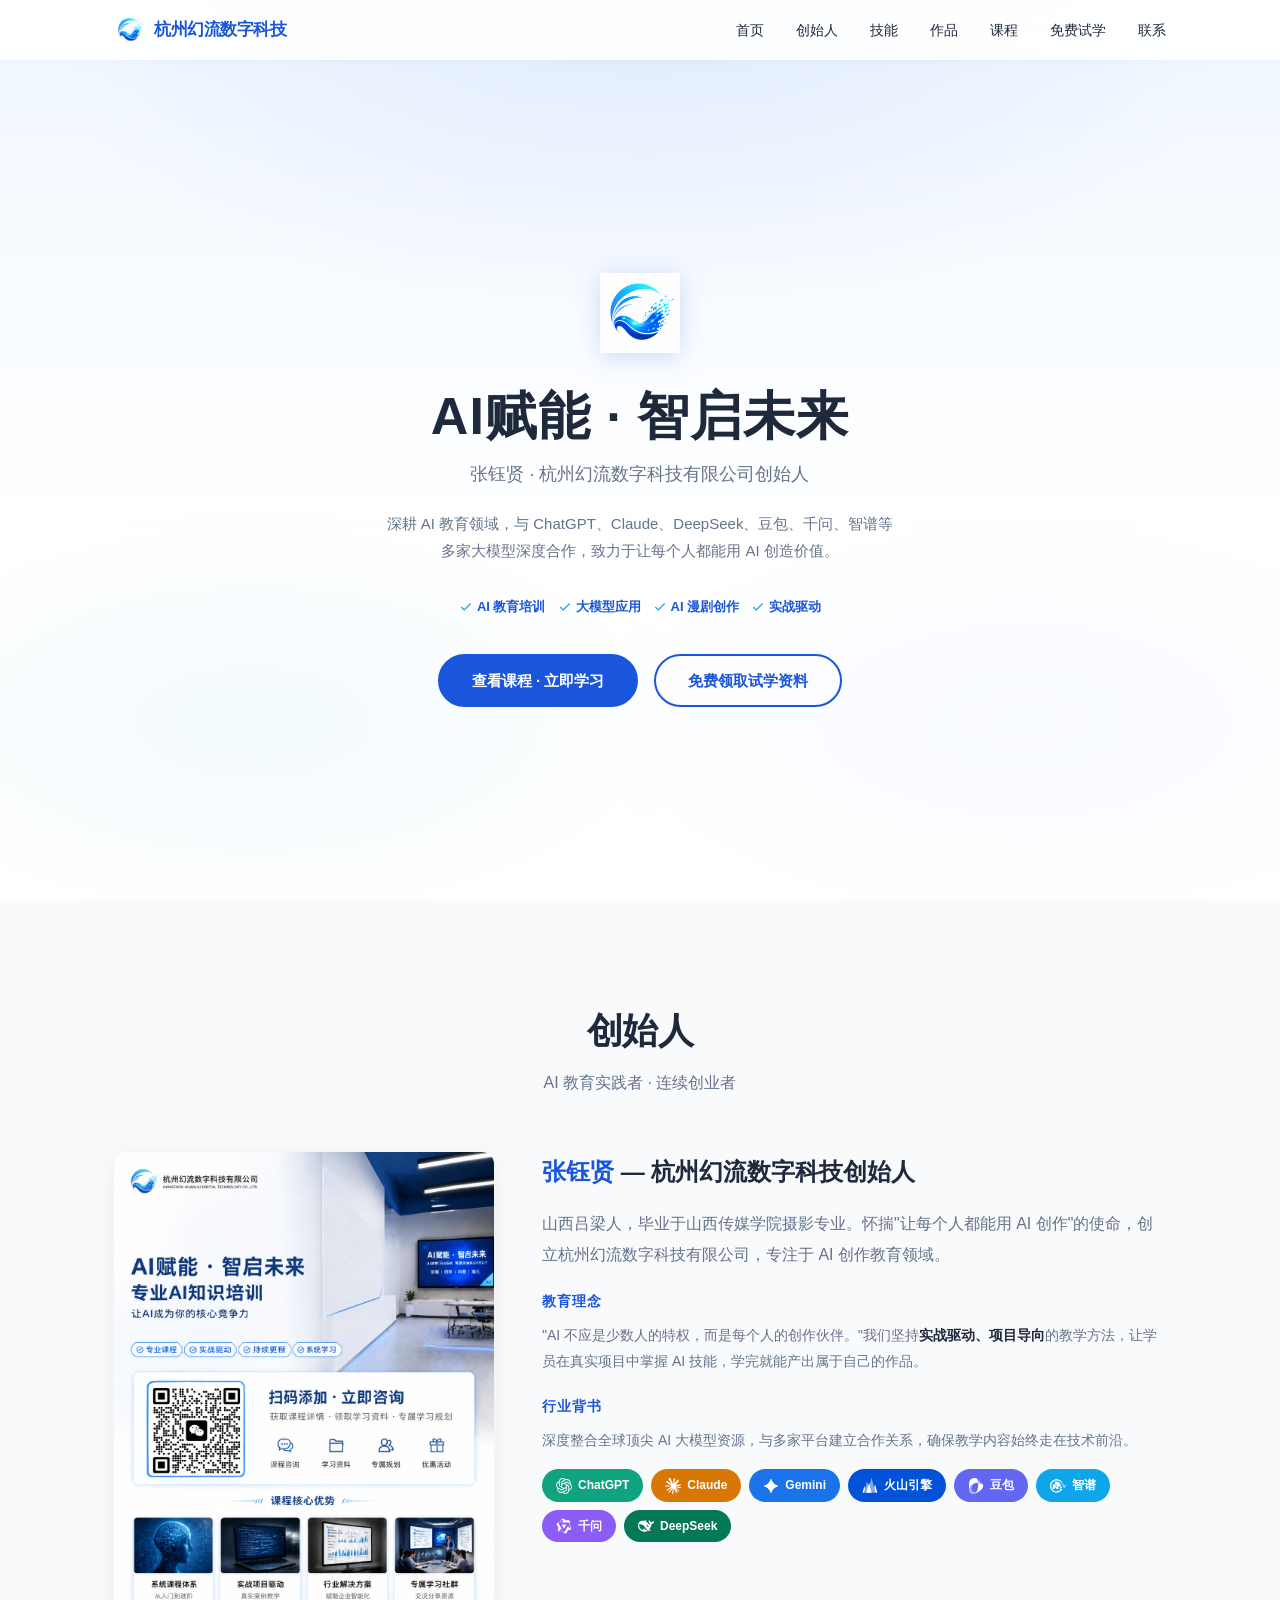
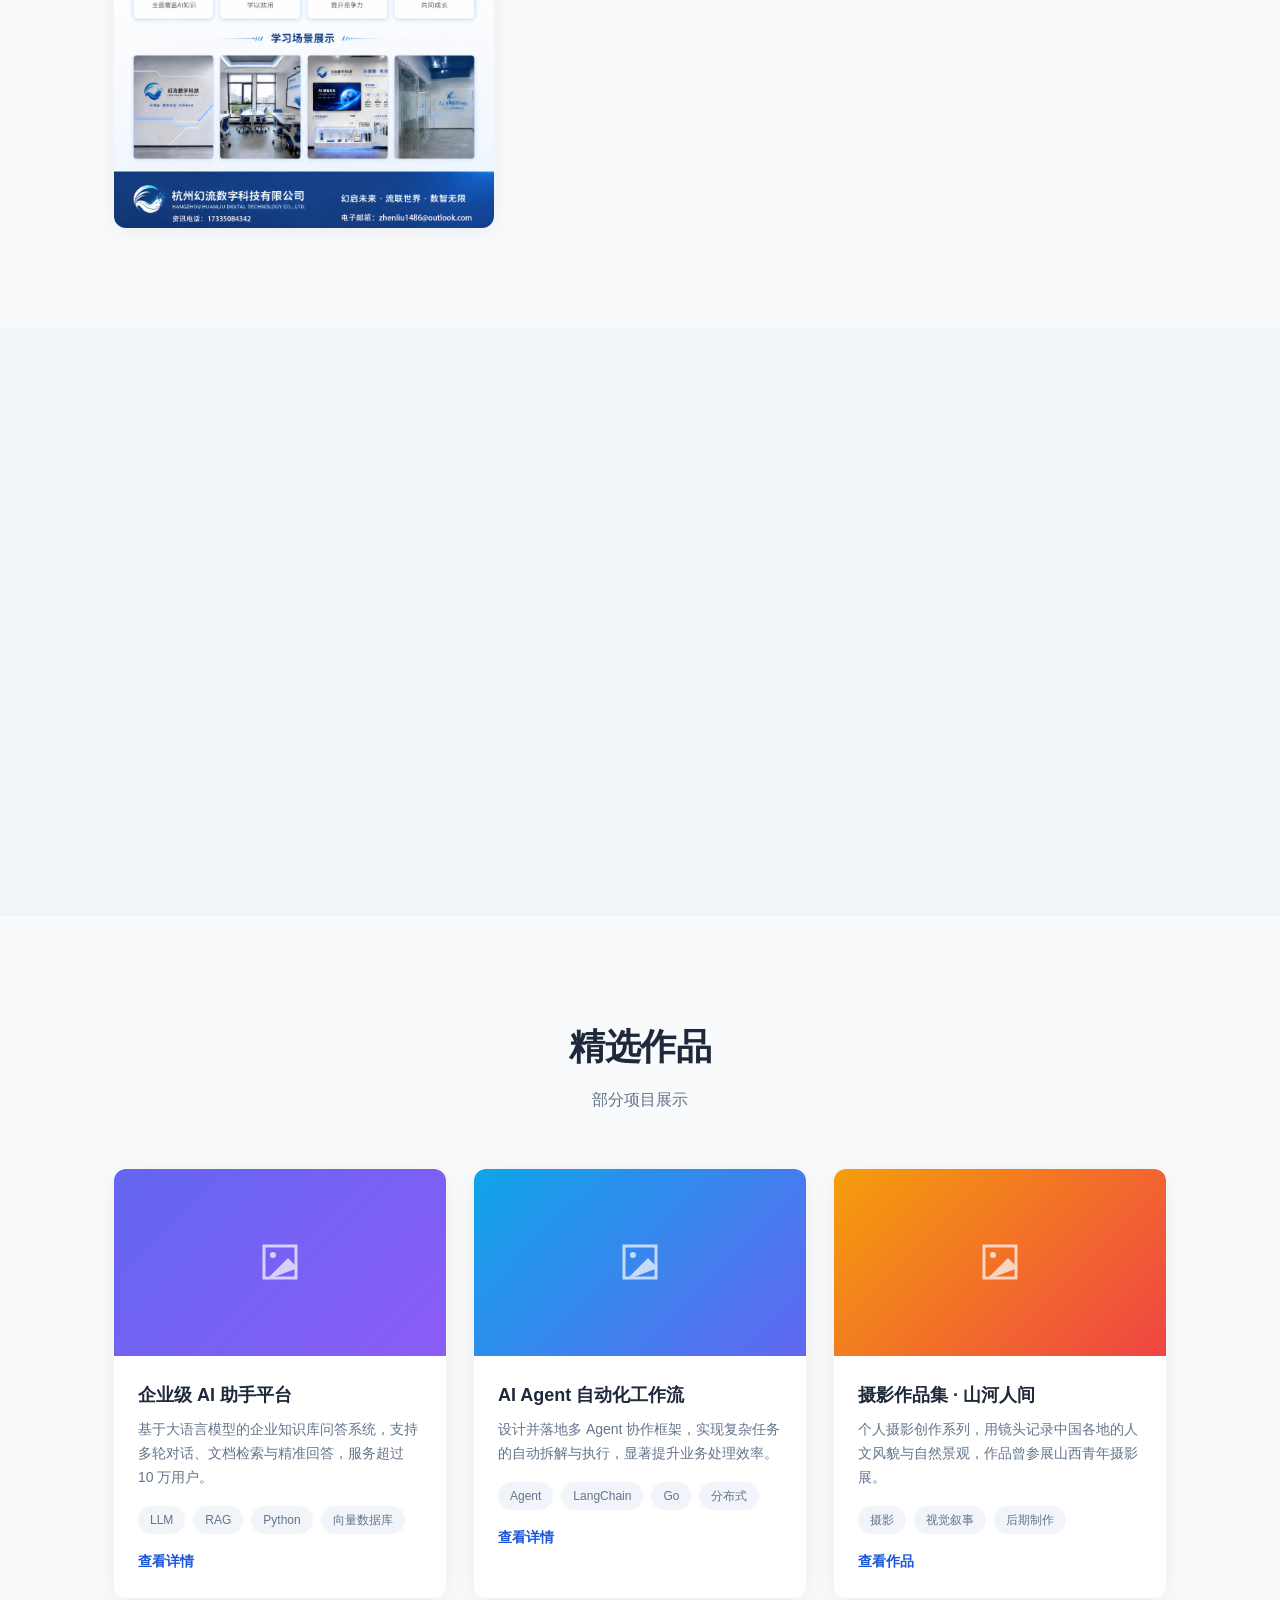
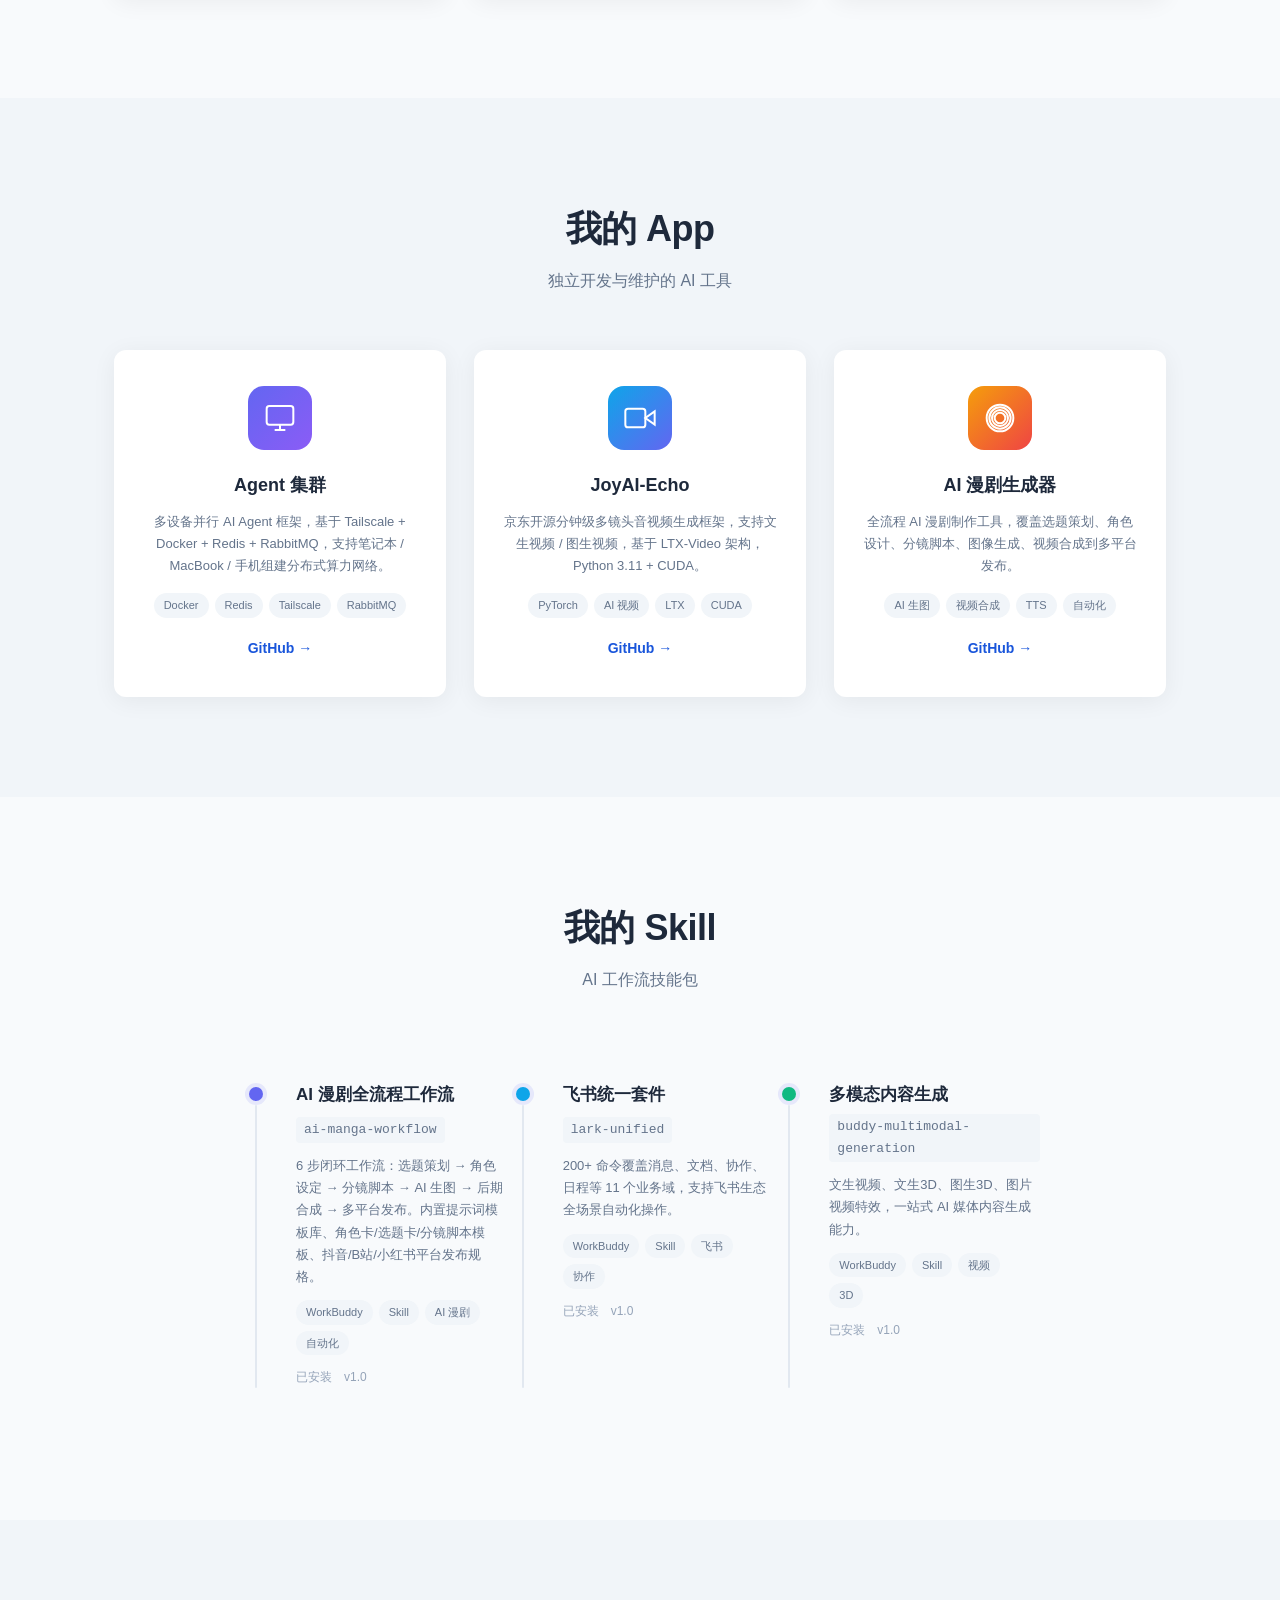
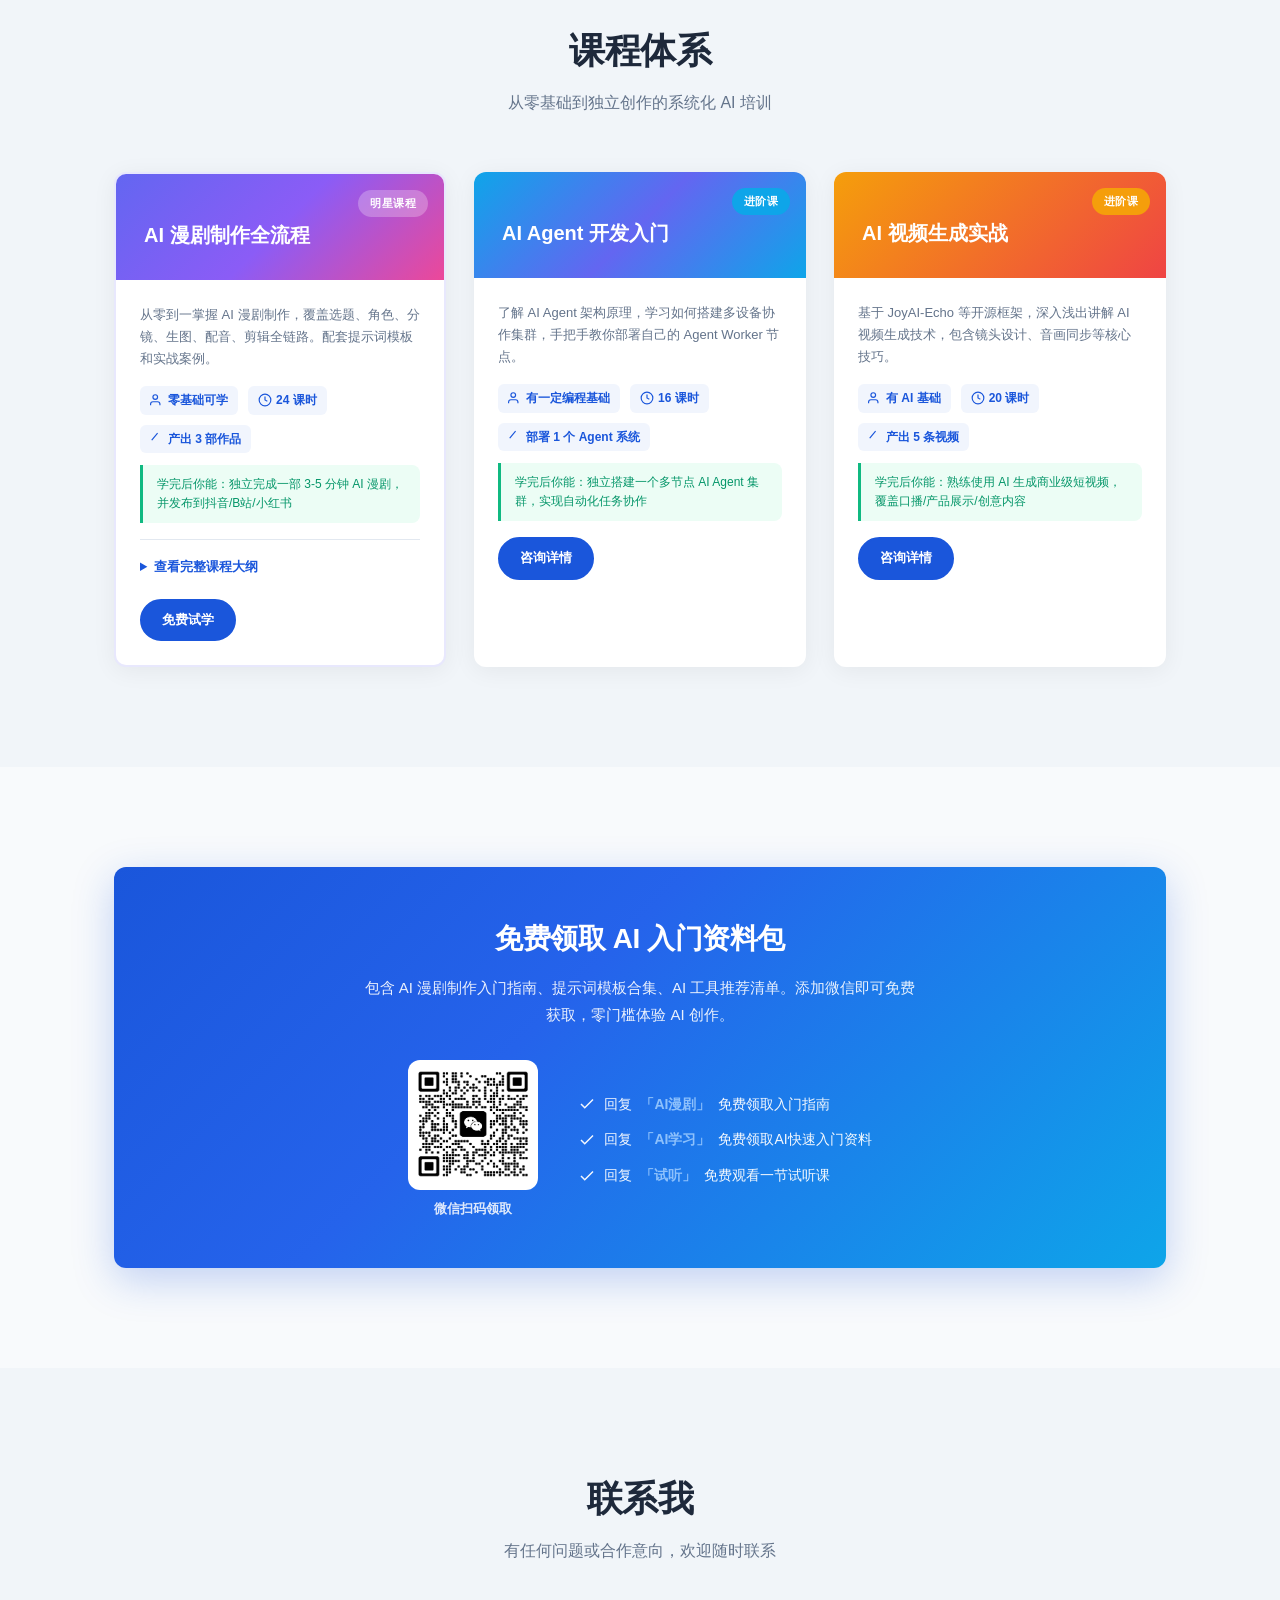
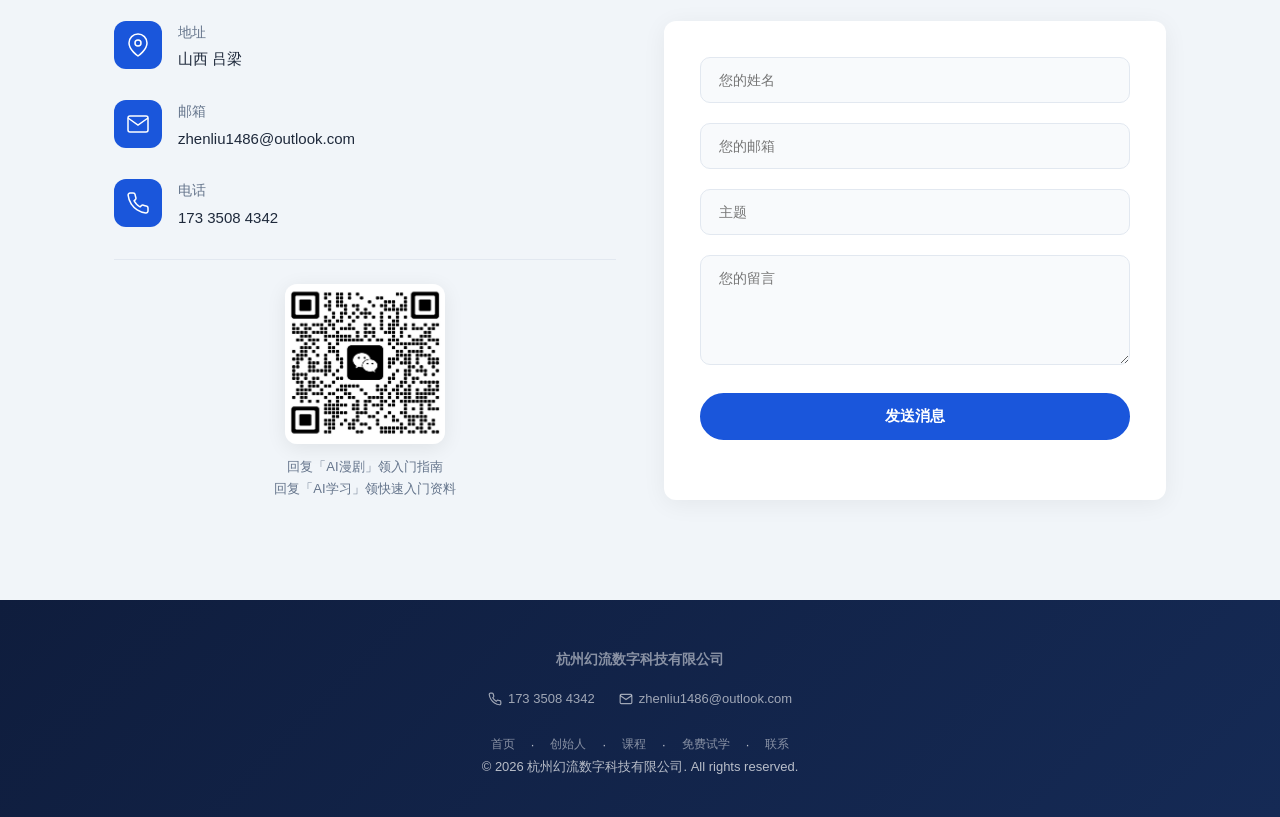
<file: index.html>
<!DOCTYPE html>
<html lang="zh-CN">
<head>
  <meta charset="UTF-8" />
  <meta name="viewport" content="width=device-width, initial-scale=1.0" />
  <title>张钰贤 AI 漫剧培训 | 零基础学 AI 视频创作 | 杭州幻流科技</title>
  <meta name="description" content="杭州幻流数字科技旗下 AI 教育培训品牌，创始人张钰贤带你零基础掌握 AI 漫剧制作、AI Agent 开发、AI 视频生成。与 ChatGPT、Claude、DeepSeek、豆包、千问、智谱等大模型深度合作。" />
  <meta name="keywords" content="AI培训,AI漫剧,AI视频生成,AI教育,张钰贤,杭州幻流科技,AI课程" />
  <link rel="stylesheet" href="style.css" />
</head>
<body>
  <!-- 导航栏 -->
  <nav class="navbar" id="navbar">
    <div class="nav-container">
      <a href="#hero" class="nav-logo">
        <img src="assets/images/logo.png" alt="杭州幻流数字科技" class="nav-logo-img" />
        杭州幻流数字科技
      </a>
      <button class="nav-toggle" id="navToggle" aria-label="菜单">
        <span></span><span></span><span></span>
      </button>
      <ul class="nav-links" id="navLinks">
        <li><a href="#hero">首页</a></li>
        <li><a href="#about">创始人</a></li>
        <li><a href="#skills">技能</a></li>
        <li><a href="#projects">作品</a></li>
        <li><a href="#courses">课程</a></li>
        <li><a href="#trial">免费试学</a></li>
        <li><a href="#contact">联系</a></li>
      </ul>
    </div>
  </nav>

  <!-- 首页 Hero -->
  <section class="hero" id="hero">
    <div class="hero-bg-gradient"></div>
    <div class="hero-content">
      <div class="hero-logo">
        <img src="assets/images/logo.png" alt="杭州幻流数字科技 Logo" class="hero-logo-img" />
      </div>
      <h1 class="hero-name">AI赋能 · 智启未来</h1>
      <p class="hero-title">张钰贤 · 杭州幻流数字科技有限公司创始人</p>
      <p class="hero-desc">
        深耕 AI 教育领域，与 ChatGPT、Claude、DeepSeek、豆包、千问、智谱等多家大模型深度合作，致力于让每个人都能用 AI 创造价值。
      </p>
      <div class="hero-tags">
        <span><svg viewBox="0 0 24 24" width="14" height="14" fill="none" stroke="currentColor" stroke-width="2"><path d="M20 6L9 17l-5-5"/></svg>AI 教育培训</span>
        <span><svg viewBox="0 0 24 24" width="14" height="14" fill="none" stroke="currentColor" stroke-width="2"><path d="M20 6L9 17l-5-5"/></svg>大模型应用</span>
        <span><svg viewBox="0 0 24 24" width="14" height="14" fill="none" stroke="currentColor" stroke-width="2"><path d="M20 6L9 17l-5-5"/></svg>AI 漫剧创作</span>
        <span><svg viewBox="0 0 24 24" width="14" height="14" fill="none" stroke="currentColor" stroke-width="2"><path d="M20 6L9 17l-5-5"/></svg>实战驱动</span>
      </div>
      <div class="hero-actions">
        <a href="#courses" class="btn btn-primary">查看课程 · 立即学习</a>
        <a href="#trial" class="btn btn-outline">免费领取试学资料</a>
      </div>
    </div>
  </section>

  <!-- 创始人 -->
  <section class="section about" id="about">
    <div class="container">
      <h2 class="section-title">创始人</h2>
      <p class="section-subtitle">AI 教育实践者 · 连续创业者</p>
      <div class="about-grid">
        <div class="about-avatar">
          <img
            src="assets/images/杭州幻流数字科技有限公司宣传.png"
            alt="杭州幻流数字科技有限公司宣传"
            class="promo-poster"
            loading="lazy"
          />
        </div>
        <div class="about-text">
          <h3><span class="highlight">张钰贤</span> — 杭州幻流数字科技创始人</h3>
          <p>
            山西吕梁人，毕业于山西传媒学院摄影专业。怀揣"让每个人都能用 AI 创作"的使命，创立杭州幻流数字科技有限公司，专注于 AI 创作教育领域。
          </p>
          <h4 class="philosophy-title">教育理念</h4>
          <p class="philosophy-text">
            "AI 不应是少数人的特权，而是每个人的创作伙伴。"我们坚持<strong>实战驱动、项目导向</strong>的教学方法，让学员在真实项目中掌握 AI 技能，学完就能产出属于自己的作品。
          </p>
          <h4 class="philosophy-title">行业背书</h4>
          <p class="philosophy-text">
            深度整合全球顶尖 AI 大模型资源，与多家平台建立合作关系，确保教学内容始终走在技术前沿。
          </p>
          <div class="partner-grid">
            <div class="partner-badge" style="background:#10a37f;"><svg fill="currentColor" fill-rule="evenodd" viewBox="0 0 24 24" width="16" height="16" xmlns="http://www.w3.org/2000/svg"><path d="M9.205 8.658v-2.26c0-.19.072-.333.238-.428l4.543-2.616c.619-.357 1.356-.523 2.117-.523 2.854 0 4.662 2.212 4.662 4.566 0 .167 0 .357-.024.547l-4.71-2.759a.797.797 0 00-.856 0l-5.97 3.473zm10.609 8.8V12.06c0-.333-.143-.57-.429-.737l-5.97-3.473 1.95-1.118a.433.433 0 01.476 0l4.543 2.617c1.309.76 2.189 2.378 2.189 3.948 0 1.808-1.07 3.473-2.76 4.163zM7.802 12.703l-1.95-1.142c-.167-.095-.239-.238-.239-.428V5.899c0-2.545 1.95-4.472 4.591-4.472 1 0 1.927.333 2.712.928L8.23 5.067c-.285.166-.428.404-.428.737v6.898zM12 15.128l-2.795-1.57v-3.33L12 8.658l2.795 1.57v3.33L12 15.128zm1.796 7.23c-1 0-1.927-.332-2.712-.927l4.686-2.712c.285-.166.428-.404.428-.737v-6.898l1.974 1.142c.167.095.238.238.238.428v5.233c0 2.545-1.974 4.472-4.614 4.472zm-5.637-5.303l-4.544-2.617c-1.308-.761-2.188-2.378-2.188-3.948A4.482 4.482 0 014.21 6.327v5.423c0 .333.143.571.428.738l5.947 3.449-1.95 1.118a.432.432 0 01-.476 0zm-.262 3.9c-2.688 0-4.662-2.021-4.662-4.519 0-.19.024-.38.047-.57l4.686 2.71c.286.167.571.167.856 0l5.97-3.448v2.26c0 .19-.07.333-.237.428l-4.543 2.616c-.619.357-1.356.523-2.117.523zm5.899 2.83a5.947 5.947 0 005.827-4.756C22.287 18.339 24 15.84 24 13.296c0-1.665-.713-3.282-1.998-4.448.119-.5.19-.999.19-1.498 0-3.401-2.759-5.947-5.946-5.947-.642 0-1.26.095-1.88.31A5.962 5.962 0 0010.205 0a5.947 5.947 0 00-5.827 4.757C1.713 5.447 0 7.945 0 10.49c0 1.666.713 3.283 1.998 4.448-.119.5-.19 1-.19 1.499 0 3.401 2.759 5.946 5.946 5.946.642 0 1.26-.095 1.88-.309a5.96 5.96 0 004.162 1.713z"/></svg>ChatGPT</div>
            <div class="partner-badge" style="background:#d97706;"><svg fill="currentColor" fill-rule="evenodd" viewBox="0 0 24 24" width="16" height="16" xmlns="http://www.w3.org/2000/svg"><path d="M4.709 15.955l4.72-2.647.08-.23-.08-.128H9.2l-.79-.048-2.698-.073-2.339-.097-2.266-.122-.571-.121L0 11.784l.055-.352.48-.321.686.06 1.52.103 2.278.158 1.652.097 2.449.255h.389l.055-.157-.134-.098-.103-.097-2.358-1.596-2.552-1.688-1.336-.972-.724-.491-.364-.462-.158-1.008.656-.722.881.06.225.061.893.686 1.908 1.476 2.491 1.833.365.304.145-.103.019-.073-.164-.274-1.355-2.446-1.446-2.49-.644-1.032-.17-.619a2.97 2.97 0 01-.104-.729L6.283.134 6.696 0l.996.134.42.364.62 1.414 1.002 2.229 1.555 3.03.456.898.243.832.091.255h.158V9.01l.128-1.706.237-2.095.23-2.695.08-.76.376-.91.747-.492.584.28.48.685-.067.444-.286 1.851-.559 2.903-.364 1.942h.212l.243-.242.985-1.306 1.652-2.064.73-.82.85-.904.547-.431h1.033l.76 1.129-.34 1.166-1.064 1.347-.881 1.142-1.264 1.7-.79 1.36.073.11.188-.02 2.856-.606 1.543-.28 1.841-.315.833.388.091.395-.328.807-1.969.486-2.309.462-3.439.813-.042.03.049.061 1.549.146.662.036h1.622l3.02.225.79.522.474.638-.079.485-1.215.62-1.64-.389-3.829-.91-1.312-.329h-.182v.11l1.093 1.068 2.006 1.81 2.509 2.33.127.578-.322.455-.34-.049-2.205-1.657-.851-.747-1.926-1.62h-.128v.17l.444.649 2.345 3.521.122 1.08-.17.353-.608.213-.668-.122-1.374-1.925-1.415-2.167-1.143-1.943-.14.08-.674 7.254-.316.37-.729.28-.607-.461-.322-.747.322-1.476.389-1.924.315-1.53.286-1.9.17-.632-.012-.042-.14.018-1.434 1.967-2.18 2.945-1.726 1.845-.414.164-.717-.37.067-.662.401-.589 2.388-3.036 1.44-1.882.93-1.086-.006-.158h-.055L4.132 18.56l-1.13.146-.487-.456.061-.746.231-.243 1.908-1.312-.006.006z"/></svg>Claude</div>
            <div class="partner-badge" style="background:#1a73e8;"><svg fill="currentColor" fill-rule="evenodd" viewBox="0 0 24 24" width="16" height="16" xmlns="http://www.w3.org/2000/svg"><path d="M20.616 10.835a14.147 14.147 0 01-4.45-3.001 14.111 14.111 0 01-3.678-6.452.503.503 0 00-.975 0 14.134 14.134 0 01-3.679 6.452 14.155 14.155 0 01-4.45 3.001c-.65.28-1.318.505-2.002.678a.502.502 0 000 .975c.684.172 1.35.397 2.002.677a14.147 14.147 0 014.45 3.001 14.112 14.112 0 013.679 6.453.502.502 0 00.975 0c.172-.685.397-1.351.677-2.003a14.145 14.145 0 013.001-4.45 14.113 14.113 0 016.453-3.678.503.503 0 000-.975 13.245 13.245 0 01-2.003-.678z"/></svg>Gemini</div>
            <div class="partner-badge" style="background:#0052d9;"><svg fill="currentColor" fill-rule="evenodd" viewBox="0 0 24 24" width="16" height="16" xmlns="http://www.w3.org/2000/svg"><path d="M7.29 5.36L3.148 21.737a.215.215 0 00.203.261h8.29a.214.214 0 00.215-.261L7.7 5.359a.214.214 0 00-.41 0z" fill-opacity=".5"/><path clip-rule="evenodd" d="M4.553 16.18l-1.406 5.558a.214.214 0 00.203.261h2.42-4.551a.214.214 0 01-.214-.26l2.275-8.961a.214.214 0 01.409 0l.864 3.402z"/><path d="M14.44.15a.214.214 0 00-.41 0L8.366 21.739a.214.214 0 00.214.261H19.9a.214.214 0 00.215-.261L14.44.151z" fill-opacity=".5"/><path clip-rule="evenodd" d="M16.694 22h3.207a.215.215 0 00.214-.262l-1.839-6.993 1.164-4.592a.214.214 0 01.411 0l2.951 11.586a.214.214 0 01-.214.261h-5.894z"/><path d="M10.278 7.741L6.685 21.736a.214.214 0 00.214.264h7.17a.216.216 0 00.214-.166.216.216 0 000-.098L10.687 7.742a.214.214 0 00-.409 0z"/></svg>火山引擎</div>
            <div class="partner-badge" style="background:#6366f1;"><svg fill="currentColor" fill-rule="evenodd" viewBox="0 0 24 24" width="16" height="16" xmlns="http://www.w3.org/2000/svg"><path d="M5.31 15.756c.172-3.75 1.883-5.999 2.549-6.739-3.26 2.058-5.425 5.658-6.358 8.308v1.12C1.501 21.513 4.226 24 7.59 24a6.59 6.59 0 002.2-.375c.353-.12.7-.248 1.039-.378.913-.899 1.65-1.91 2.243-2.992-4.877 2.431-7.974.072-7.763-4.5l.002.001z" fill-opacity=".5"/><path d="M22.57 10.283c-1.212-.901-4.109-2.404-7.397-2.8.295 3.792.093 8.766-2.1 12.773a12.782 12.782 0 01-2.244 2.992c3.764-1.448 6.746-3.457 8.596-5.219 2.82-2.683 3.353-5.178 3.361-6.66a2.737 2.737 0 00-.216-1.084v-.002z"/><path d="M14.303 1.867C12.955.7 11.248 0 9.39 0 7.532 0 5.883.677 4.545 1.807 2.791 3.29 1.627 5.557 1.5 8.125v9.201c.932-2.65 3.097-6.25 6.357-8.307.5-.318 1.025-.595 1.569-.829 1.883-.801 3.878-.932 5.746-.706-.222-2.83-.718-5.002-.87-5.617h.001z"/><path d="M17.305 4.961a199.47 199.47 0 01-1.08-1.094c-.202-.213-.398-.419-.586-.622l-1.333-1.378c.151.615.648 2.786.869 5.617 3.288.395 6.185 1.898 7.396 2.8-1.306-1.275-3.475-3.487-5.266-5.323z" fill-opacity=".5"/></svg>豆包</div>
            <div class="partner-badge" style="background:#0ea5e9;"><svg fill="currentColor" fill-rule="evenodd" viewBox="0 0 24 24" width="16" height="16" xmlns="http://www.w3.org/2000/svg"><path d="M9.917 2c4.906 0 10.178 3.947 8.93 10.58-.014.07-.037.14-.057.21l-.003-.277c-.083-3-1.534-8.934-8.87-8.934-3.393 0-8.137 3.054-7.93 8.158-.04 4.778 3.555 8.4 7.95 8.332l.073-.001c1.2-.033 2.763-.429 3.1-1.657.063-.031.26.534.268.598.048.256.112.369.192.34.981-.348 2.286-1.222 1.952-2.38-.176-.61-1.775-.147-1.921-.347.418-.979 2.234-.926 3.153-.716.443.102.657.38 1.012.442.29.052.981-.2.96.242C17.226 19.632 13.833 22 9.918 22 3.654 22 0 16.574 0 11.737 0 5.947 4.959 2 9.917 2zM9.9 5.3c.484 0 1.125.225 1.38.585 3.669.145 4.313 2.686 4.694 5.444.255 1.838.315 2.3.182 1.387l.083.59c.068.448.554.737.982.516.144-.075.254-.231.328-.47a.2.2 0 01.258-.13l.625.22a.2.2 0 01.124.238 2.172 2.172 0 01-.51.92c-.878.917-2.757.664-3.08-.62-.14-.554-.055-.626-.345-1.242-.292-.621-1.238-.709-1.69-.295-.345.315-.407.805-.406 1.282L12.6 15.9a.9.9 0 01-.9.9h-1.4a.9.9 0 01-.9-.9v-.65a1.15 1.15 0 10-2.3 0v.65a.9.9 0 01-.9.9H4.8a.9.9 0 01-.9-.9l.035-3.239c.012-1.884.356-3.658 2.47-4.134.2-.045.252.13.29.342.025.154.043.252.053.294.701 3.058 1.75 4.299 3.144 3.722l.66-.331.254-.13c.158-.082.25-.131.276-.15.012-.01-.165-.206-.407-.464l-1.012-1.067a8.925 8.925 0 01-.199-.216c-.047-.034-.116.068-.208.306-.074.157-.251.252-.272.326-.013.058.108.298.362.72.164.288.22.508-.31.343-1.04-.8-1.518-2.273-1.684-3.725-.004-.035-.162-1.913-.162-1.913a1.2 1.2 0 011.113-1.281L9.9 5.3zm12.994 8.68c.037.697-.403.704-1.213.591l-1.783-.276c-.265-.053-.385-.099-.313-.147.47-.315 3.268-.93 3.31-.168zm-.915-.083l-.926.042c-.85.077-1.452.24.338.336l.103.003c.815.012 1.264-.359.485-.381zm1.667-3.601h.01c.79.398.067 1.03-.65 1.393-.14.07-.491.176-1.052.315-.241.04-.457.092-.333.16l.01.005c1.952.958-3.123 1.534-2.495 1.285l.38-.148c.68-.266 1.614-.682 1.666-1.337.038-.48 1.253-.442 1.493-.968.048-.106 0-.236-.144-.389-.05-.047-.094-.094-.107-.148-.073-.305.7-.431 1.222-.168zm-2.568-.474c-.135 1.198-2.479 4.192-1.949 2.863l.017-.042c.298-.717.376-2.221 1.337-3.221.25-.26.636.035.595.4zm-7.976-.253c.02-.694 1.002-.968 1.346-.347.01-1.274-1.941-.768-1.346.347z"/></svg>智谱</div>
            <div class="partner-badge" style="background:#8b5cf6;"><svg fill="currentColor" fill-rule="evenodd" viewBox="0 0 24 24" width="16" height="16" xmlns="http://www.w3.org/2000/svg"><path d="M12.604 1.34c.393.69.784 1.382 1.174 2.075a.18.18 0 00.157.091h5.552c.174 0 .322.11.446.327l1.454 2.57c.19.337.24.478.024.837-.26.43-.513.864-.76 1.3l-.367.658c-.106.196-.223.28-.04.512l2.652 4.637c.172.301.111.494-.043.77-.437.785-.882 1.564-1.335 2.34-.159.272-.352.375-.68.37-.777-.016-1.552-.01-2.327.016a.099.099 0 00-.081.05 575.097 575.097 0 01-2.705 4.74c-.169.293-.38.363-.725.364-.997.003-2.002.004-3.017.002a.537.537 0 01-.465-.271l-1.335-2.323a.09.09 0 00-.083-.049H4.982c-.285.03-.553-.001-.805-.092l-1.603-2.77a.543.543 0 01-.002-.54l1.207-2.12a.198.198 0 000-.197 550.951 550.951 0 01-1.875-3.272l-.79-1.395c-.16-.31-.173-.496.095-.965.465-.813.927-1.625 1.387-2.436.132-.234.304-.334.584-.335a338.3 338.3 0 012.589-.001.124.124 0 00.107-.063l2.806-4.895a.488.488 0 01.422-.246c.524-.001 1.053 0 1.583-.006L11.704 1c.341-.003.724.032.9.34zm-3.432.403a.06.06 0 00-.052.03L6.254 6.788a.157.157 0 01-.135.078H3.253c-.056 0-.07.025-.041.074l5.81 10.156c.025.042.013.062-.034.063l-2.795.015a.218.218 0 00-.2.116l-1.32 2.31c-.044.078-.021.118.068.118l5.716.008c.046 0 .08.02.104.061l1.403 2.454c.046.081.092.082.139 0l5.006-8.76.783-1.382a.055.055 0 01.096 0l1.424 2.53a.122.122 0 00.107.062l2.763-.02a.04.04 0 00.035-.02.041.041 0 000-.04l-2.9-5.086a.108.108 0 010-.113l.293-.507 1.12-1.977c.024-.041.012-.062-.035-.062H9.2c-.059 0-.073-.026-.043-.077l1.434-2.505a.107.107 0 000-.114L9.225 1.774a.06.06 0 00-.053-.031zm6.29 8.02c.046 0 .058.02.034.06l-.832 1.465-2.613 4.585a.056.056 0 01-.05.029.058.058 0 01-.05-.029L8.498 9.841c-.02-.034-.01-.052.028-.054l.216-.012 6.722-.012z"/></svg>千问</div>
            <div class="partner-badge" style="background:#047857;"><svg fill="currentColor" fill-rule="evenodd" viewBox="0 0 24 24" width="16" height="16" xmlns="http://www.w3.org/2000/svg"><path d="M23.748 4.482c-.254-.124-.364.113-.512.234-.051.039-.094.09-.137.136-.372.397-.806.657-1.373.626-.829-.046-1.537.214-2.163.848-.133-.782-.575-1.248-1.247-1.548-.352-.156-.708-.311-.955-.65-.172-.241-.219-.51-.305-.774-.055-.16-.11-.323-.293-.35-.2-.031-.278.136-.356.276-.313.572-.434 1.202-.422 1.84.027 1.436.633 2.58 1.838 3.393.137.093.172.187.129.323-.082.28-.18.552-.266.833-.055.179-.137.217-.329.14a5.526 5.526 0 01-1.736-1.18c-.857-.828-1.631-1.742-2.597-2.458a11.365 11.365 0 00-.689-.471c-.985-.957.13-1.743.388-1.836.27-.098.093-.432-.779-.428-.872.004-1.67.295-2.687.684a3.055 3.055 0 01-.465.137 9.597 9.597 0 00-2.883-.102c-1.885.21-3.39 1.102-4.497 2.623C.082 8.606-.231 10.684.152 12.85c.403 2.284 1.569 4.175 3.36 5.653 1.858 1.533 3.997 2.284 6.438 2.14 1.482-.085 3.133-.284 4.994-1.86.47.234.962.327 1.78.397.63.059 1.236-.03 1.705-.128.735-.156.684-.837.419-.961-2.155-1.004-1.682-.595-2.113-.926 1.096-1.296 2.746-2.642 3.392-7.003.05-.347.007-.565 0-.845-.004-.17.035-.237.23-.256a4.173 4.173 0 001.545-.475c1.396-.763 1.96-2.015 2.093-3.517.02-.23-.004-.467-.247-.588zM11.581 18c-2.089-1.642-3.102-2.183-3.52-2.16-.392.024-.321.471-.235.763.09.288.207.486.371.739.114.167.192.416-.113.603-.673.416-1.842-.14-1.897-.167-1.361-.802-2.5-1.86-3.301-3.307-.774-1.393-1.224-2.887-1.298-4.482-.02-.386.093-.522.477-.592a4.696 4.696 0 011.529-.039c2.132.312 3.946 1.265 5.468 2.774.868.86 1.525 1.887 2.202 2.891.72 1.066 1.494 2.082 2.48 2.914.348.292.625.514.891.677-.802.09-2.14.11-3.054-.614zm1-6.44a.306.306 0 01.415-.287.302.302 0 01.2.288.306.306 0 01-.31.307.303.303 0 01-.304-.308zm3.11 1.596c-.2.081-.399.151-.59.16a1.245 1.245 0 01-.798-.254c-.274-.23-.47-.358-.552-.758a1.73 1.73 0 01.016-.588c.07-.327-.008-.537-.239-.727-.187-.156-.426-.199-.688-.199a.559.559 0 01-.254-.078c-.11-.054-.2-.19-.114-.358.028-.054.16-.186.192-.21.356-.202.767-.136 1.146.016.352.144.618.408 1.001.782.391.451.462.576.685.914.176.265.336.537.445.848.067.195-.019.354-.25.452z"/></svg>DeepSeek</div>
          </div>
        </div>
      </div>
    </div>
  </section>

  <!-- 技能 -->
  <section class="section skills" id="skills">
    <div class="container">
      <h2 class="section-title">我的技能</h2>
      <p class="section-subtitle">我所掌握的技术与能力</p>
      <div class="skills-grid">
        <div class="skill-card">
          <div class="skill-icon">
            <svg viewBox="0 0 24 24" width="36" height="36" fill="none" stroke="currentColor" stroke-width="1.5"><path d="M12 2a7 7 0 017 7c0 3-2 5-4 6.5S12 18 12 20c0-2 1-2.5 3-4.5s4-4 4-8a7 7 0 00-14 0c0 4 2 6.5 4 8s3 2.5 3 4.5c0-2-1-2.5-3-4.5S7 12 7 9a7 7 0 017-7z"/></svg>
          </div>
          <h3>AI 大模型</h3>
          <p>LLM 应用架构、Prompt Engineering、RAG、Agent 设计</p>
          <div class="skill-bar"><div class="skill-fill" data-width="95"></div></div>
        </div>
        <div class="skill-card">
          <div class="skill-icon">
            <svg viewBox="0 0 24 24" width="36" height="36" fill="none" stroke="currentColor" stroke-width="1.5"><circle cx="12" cy="12" r="10"/><path d="M12 8v8M8 12h8"/><path d="M12 2a7 7 0 017 7" opacity="0.3"/></svg>
          </div>
          <h3>系统架构</h3>
          <p>分布式系统、微服务架构、高并发设计、技术选型</p>
          <div class="skill-bar"><div class="skill-fill" data-width="90"></div></div>
        </div>
        <div class="skill-card">
          <div class="skill-icon">
            <svg viewBox="0 0 24 24" width="36" height="36" fill="none" stroke="currentColor" stroke-width="1.5"><path d="M23 19a2 2 0 01-2 2H3a2 2 0 01-2-2V8a2 2 0 012-2h4l2-3h6l2 3h4a2 2 0 012 2z"/><circle cx="12" cy="13" r="4"/></svg>
          </div>
          <h3>摄影视觉</h3>
          <p>商业摄影、影像后期、视觉叙事、构图与光影</p>
          <div class="skill-bar"><div class="skill-fill" data-width="88"></div></div>
        </div>
        <div class="skill-card">
          <div class="skill-icon">
            <svg viewBox="0 0 24 24" width="36" height="36" fill="none" stroke="currentColor" stroke-width="1.5"><path d="M16 18l6-6-6-6"/><path d="M8 6l-6 6 6 6"/><path d="M14 4l-4 16"/></svg>
          </div>
          <h3>工程开发</h3>
          <p>Python, Go, Docker, Kubernetes, CI/CD, 云原生</p>
          <div class="skill-bar"><div class="skill-fill" data-width="85"></div></div>
        </div>
      </div>
    </div>
  </section>

  <!-- 作品展示 -->
  <section class="section projects" id="projects">
    <div class="container">
      <h2 class="section-title">精选作品</h2>
      <p class="section-subtitle">部分项目展示</p>
      <div class="projects-grid">
        <div class="project-card">
          <div class="project-thumb">
            <div class="thumb-placeholder" style="background: linear-gradient(135deg, #6366f1 0%, #8b5cf6 100%);">
              <svg viewBox="0 0 24 24" width="48" height="48" fill="white" opacity="0.7"><path d="M4 4h16v16H4z" fill="none" stroke="white" stroke-width="1.5"/><circle cx="8.5" cy="8.5" r="1.5"/><path d="M21 15l-5-5L5 21"/></svg>
            </div>
          </div>
          <div class="project-info">
            <h3>企业级 AI 助手平台</h3>
            <p>基于大语言模型的企业知识库问答系统，支持多轮对话、文档检索与精准回答，服务超过 10 万用户。</p>
            <div class="project-tags">
              <span>LLM</span><span>RAG</span><span>Python</span><span>向量数据库</span>
            </div>
            <div class="project-links">
              <a href="#">查看详情</a>
            </div>
          </div>
        </div>
        <div class="project-card">
          <div class="project-thumb">
            <div class="thumb-placeholder" style="background: linear-gradient(135deg, #0ea5e9 0%, #6366f1 100%);">
              <svg viewBox="0 0 24 24" width="48" height="48" fill="white" opacity="0.7"><path d="M4 4h16v16H4z" fill="none" stroke="white" stroke-width="1.5"/><circle cx="8.5" cy="8.5" r="1.5"/><path d="M21 15l-5-5L5 21"/></svg>
            </div>
          </div>
          <div class="project-info">
            <h3>AI Agent 自动化工作流</h3>
            <p>设计并落地多 Agent 协作框架，实现复杂任务的自动拆解与执行，显著提升业务处理效率。</p>
            <div class="project-tags">
              <span>Agent</span><span>LangChain</span><span>Go</span><span>分布式</span>
            </div>
            <div class="project-links">
              <a href="#">查看详情</a>
            </div>
          </div>
        </div>
        <div class="project-card">
          <div class="project-thumb">
            <div class="thumb-placeholder" style="background: linear-gradient(135deg, #f59e0b 0%, #ef4444 100%);">
              <svg viewBox="0 0 24 24" width="48" height="48" fill="white" opacity="0.7"><path d="M4 4h16v16H4z" fill="none" stroke="white" stroke-width="1.5"/><circle cx="8.5" cy="8.5" r="1.5"/><path d="M21 15l-5-5L5 21"/></svg>
            </div>
          </div>
          <div class="project-info">
            <h3>摄影作品集 · 山河人间</h3>
            <p>个人摄影创作系列，用镜头记录中国各地的人文风貌与自然景观，作品曾参展山西青年摄影展。</p>
            <div class="project-tags">
              <span>摄影</span><span>视觉叙事</span><span>后期制作</span>
            </div>
            <div class="project-links">
              <a href="#">查看作品</a>
            </div>
          </div>
        </div>
      </div>
    </div>
  </section>

  <!-- App -->
  <section class="section apps" id="apps">
    <div class="container">
      <h2 class="section-title">我的 App</h2>
      <p class="section-subtitle">独立开发与维护的 AI 工具</p>
      <div class="apps-grid">
        <div class="app-card">
          <div class="app-icon" style="background: linear-gradient(135deg, #6366f1, #8b5cf6);">
            <svg viewBox="0 0 24 24" width="32" height="32" fill="none" stroke="white" stroke-width="1.5"><rect x="2" y="3" width="20" height="14" rx="2"/><path d="M8 21h8M12 17v4"/></svg>
          </div>
          <div class="app-body">
            <h3>Agent 集群</h3>
            <p>多设备并行 AI Agent 框架，基于 Tailscale + Docker + Redis + RabbitMQ，支持笔记本 / MacBook / 手机组建分布式算力网络。</p>
            <div class="app-tags">
              <span>Docker</span><span>Redis</span><span>Tailscale</span><span>RabbitMQ</span>
            </div>
            <div class="app-links">
              <a href="https://github.com/zhenliu8870" target="_blank" rel="noopener">GitHub →</a>
            </div>
          </div>
        </div>
        <div class="app-card">
          <div class="app-icon" style="background: linear-gradient(135deg, #0ea5e9, #6366f1);">
            <svg viewBox="0 0 24 24" width="32" height="32" fill="none" stroke="white" stroke-width="1.5"><polygon points="23 7 16 12 23 17 23 7"/><rect x="1" y="5" width="15" height="14" rx="2"/></svg>
          </div>
          <div class="app-body">
            <h3>JoyAI-Echo</h3>
            <p>京东开源分钟级多镜头音视频生成框架，支持文生视频 / 图生视频，基于 LTX-Video 架构，Python 3.11 + CUDA。</p>
            <div class="app-tags">
              <span>PyTorch</span><span>AI 视频</span><span>LTX</span><span>CUDA</span>
            </div>
            <div class="app-links">
              <a href="https://github.com/zhenliu8870/JoyAI-Echo" target="_blank" rel="noopener">GitHub →</a>
            </div>
          </div>
        </div>
        <div class="app-card">
          <div class="app-icon" style="background: linear-gradient(135deg, #f59e0b, #ef4444);">
            <svg viewBox="0 0 24 24" width="32" height="32" fill="none" stroke="white" stroke-width="1.5"><path d="M12 2a10 10 0 1010 10A10 10 0 0012 2zm0 18a8 8 0 118-8 8 8 0 01-8 8z"/><path d="M12 6a6 6 0 00-6 6c0 3.3 2.7 6 6 6s6-2.7 6-6-2.7-6-6-6zm0 10a4 4 0 114-4 4 4 0 01-4 4z"/></svg>
          </div>
          <div class="app-body">
            <h3>AI 漫剧生成器</h3>
            <p>全流程 AI 漫剧制作工具，覆盖选题策划、角色设计、分镜脚本、图像生成、视频合成到多平台发布。</p>
            <div class="app-tags">
              <span>AI 生图</span><span>视频合成</span><span>TTS</span><span>自动化</span>
            </div>
            <div class="app-links">
              <a href="https://github.com/zhenliu8870" target="_blank" rel="noopener">GitHub →</a>
            </div>
          </div>
        </div>
      </div>
    </div>
  </section>

  <!-- Skill -->
  <section class="section tools" id="tools">
    <div class="container">
      <h2 class="section-title">我的 Skill</h2>
      <p class="section-subtitle">AI 工作流技能包</p>
      <div class="tools-grid">
        <div class="tool-card">
          <div class="tool-icon-line">
            <div class="tool-icon-dot" style="background:#6366f1;"></div>
            <div class="tool-icon-bar"></div>
          </div>
          <div class="tool-content">
            <h3>AI 漫剧全流程工作流</h3>
            <p class="tool-id">ai-manga-workflow</p>
            <p>6 步闭环工作流：选题策划 → 角色设定 → 分镜脚本 → AI 生图 → 后期合成 → 多平台发布。内置提示词模板库、角色卡/选题卡/分镜脚本模板、抖音/B站/小红书平台发布规格。</p>
            <div class="tool-tags">
              <span>WorkBuddy</span><span>Skill</span><span>AI 漫剧</span><span>自动化</span>
            </div>
            <div class="tool-meta">
              <span>已安装</span>
              <span>v1.0</span>
            </div>
          </div>
        </div>
        <div class="tool-card">
          <div class="tool-icon-line">
            <div class="tool-icon-dot" style="background:#0ea5e9;"></div>
            <div class="tool-icon-bar"></div>
          </div>
          <div class="tool-content">
            <h3>飞书统一套件</h3>
            <p class="tool-id">lark-unified</p>
            <p>200+ 命令覆盖消息、文档、协作、日程等 11 个业务域，支持飞书生态全场景自动化操作。</p>
            <div class="tool-tags">
              <span>WorkBuddy</span><span>Skill</span><span>飞书</span><span>协作</span>
            </div>
            <div class="tool-meta">
              <span>已安装</span>
              <span>v1.0</span>
            </div>
          </div>
        </div>
        <div class="tool-card">
          <div class="tool-icon-line">
            <div class="tool-icon-dot" style="background:#10b981;"></div>
            <div class="tool-icon-bar"></div>
          </div>
          <div class="tool-content">
            <h3>多模态内容生成</h3>
            <p class="tool-id">buddy-multimodal-generation</p>
            <p>文生视频、文生3D、图生3D、图片视频特效，一站式 AI 媒体内容生成能力。</p>
            <div class="tool-tags">
              <span>WorkBuddy</span><span>Skill</span><span>视频</span><span>3D</span>
            </div>
            <div class="tool-meta">
              <span>已安装</span>
              <span>v1.0</span>
            </div>
          </div>
        </div>
      </div>
    </div>
  </section>

  <!-- 教材 -->
  <section class="section courses" id="courses">
    <div class="container">
      <h2 class="section-title">课程体系</h2>
      <p class="section-subtitle">从零基础到独立创作的系统化 AI 培训</p>
      <div class="courses-grid">
        <div class="course-card course-featured">
          <div class="course-cover" style="background: linear-gradient(135deg, #6366f1 0%, #8b5cf6 50%, #ec4899 100%);">
            <span class="course-badge">明星课程</span>
            <h3>AI 漫剧制作全流程</h3>
          </div>
          <div class="course-body">
            <p>从零到一掌握 AI 漫剧制作，覆盖选题、角色、分镜、生图、配音、剪辑全链路。配套提示词模板和实战案例。</p>
            <div class="course-meta-row">
              <div class="course-meta-item"><svg viewBox="0 0 24 24" width="14" height="14" fill="none" stroke="currentColor" stroke-width="2"><path d="M17 21v-2a4 4 0 00-4-4H5a4 4 0 00-4 4v2"/><circle cx="9" cy="7" r="4"/></svg>零基础可学</div>
              <div class="course-meta-item"><svg viewBox="0 0 24 24" width="14" height="14" fill="none" stroke="currentColor" stroke-width="2"><circle cx="12" cy="12" r="10"/><path d="M12 6v6l4 2"/></svg>24 课时</div>
              <div class="course-meta-item"><svg viewBox="0 0 24 24" width="14" height="14" fill="none" stroke="currentColor" stroke-width="2"><polygon points="13 2 3 14h5l-1 8 10-12h-5l1-8z"/></svg>产出 3 部作品</div>
            </div>
            <div class="course-outcome">学完后你能：独立完成一部 3-5 分钟 AI 漫剧，并发布到抖音/B站/小红书</div>
            <details class="course-outline">
              <summary>查看完整课程大纲</summary>
              <ol class="outline-list">
                <li><strong>第1章</strong> AI 漫剧行业认知与工具链搭建 <span class="outline-dur">3课时</span></li>
                <li><strong>第2章</strong> 选题策划与爆款脚本方法论 <span class="outline-dur">4课时</span></li>
                <li><strong>第3章</strong> AI 角色设计与一致性控制 <span class="outline-dur">5课时</span></li>
                <li><strong>第4章</strong> 分镜脚本 + AI 生图实战 <span class="outline-dur">5课时</span></li>
                <li><strong>第5章</strong> TTS 配音与音效设计 <span class="outline-dur">3课时</span></li>
                <li><strong>第6章</strong> 视频合成、剪辑与多平台发布 <span class="outline-dur">4课时</span></li>
              </ol>
            </details>
            <div class="course-links">
              <a href="#trial" class="btn btn-primary btn-sm">免费试学</a>
            </div>
          </div>
        </div>
        <div class="course-card">
          <div class="course-cover" style="background: linear-gradient(135deg, #0ea5e9 0%, #6366f1 50%, #0ea5e9 100%);">
            <span class="course-badge" style="background:#0ea5e9;">进阶课</span>
            <h3>AI Agent 开发入门</h3>
          </div>
          <div class="course-body">
            <p>了解 AI Agent 架构原理，学习如何搭建多设备协作集群，手把手教你部署自己的 Agent Worker 节点。</p>
            <div class="course-meta-row">
              <div class="course-meta-item"><svg viewBox="0 0 24 24" width="14" height="14" fill="none" stroke="currentColor" stroke-width="2"><path d="M17 21v-2a4 4 0 00-4-4H5a4 4 0 00-4 4v2"/><circle cx="9" cy="7" r="4"/></svg>有一定编程基础</div>
              <div class="course-meta-item"><svg viewBox="0 0 24 24" width="14" height="14" fill="none" stroke="currentColor" stroke-width="2"><circle cx="12" cy="12" r="10"/><path d="M12 6v6l4 2"/></svg>16 课时</div>
              <div class="course-meta-item"><svg viewBox="0 0 24 24" width="14" height="14" fill="none" stroke="currentColor" stroke-width="2"><polygon points="13 2 3 14h5l-1 8 10-12h-5l1-8z"/></svg>部署 1 个 Agent 系统</div>
            </div>
            <div class="course-outcome">学完后你能：独立搭建一个多节点 AI Agent 集群，实现自动化任务协作</div>
            <div class="course-links">
              <a href="#trial" class="btn btn-primary btn-sm">咨询详情</a>
            </div>
          </div>
        </div>
        <div class="course-card">
          <div class="course-cover" style="background: linear-gradient(135deg, #f59e0b 0%, #ef4444 100%);">
            <span class="course-badge" style="background:#f59e0b;">进阶课</span>
            <h3>AI 视频生成实战</h3>
          </div>
          <div class="course-body">
            <p>基于 JoyAI-Echo 等开源框架，深入浅出讲解 AI 视频生成技术，包含镜头设计、音画同步等核心技巧。</p>
            <div class="course-meta-row">
              <div class="course-meta-item"><svg viewBox="0 0 24 24" width="14" height="14" fill="none" stroke="currentColor" stroke-width="2"><path d="M17 21v-2a4 4 0 00-4-4H5a4 4 0 00-4 4v2"/><circle cx="9" cy="7" r="4"/></svg>有 AI 基础</div>
              <div class="course-meta-item"><svg viewBox="0 0 24 24" width="14" height="14" fill="none" stroke="currentColor" stroke-width="2"><circle cx="12" cy="12" r="10"/><path d="M12 6v6l4 2"/></svg>20 课时</div>
              <div class="course-meta-item"><svg viewBox="0 0 24 24" width="14" height="14" fill="none" stroke="currentColor" stroke-width="2"><polygon points="13 2 3 14h5l-1 8 10-12h-5l1-8z"/></svg>产出 5 条视频</div>
            </div>
            <div class="course-outcome">学完后你能：熟练使用 AI 生成商业级短视频，覆盖口播/产品展示/创意内容</div>
            <div class="course-links">
              <a href="#trial" class="btn btn-primary btn-sm">咨询详情</a>
            </div>
          </div>
        </div>
      </div>
    </div>
  </section>

  <!-- 免费试学 -->
  <section class="section trial" id="trial">
    <div class="container">
      <div class="trial-banner">
        <div class="trial-content">
          <h2 class="trial-title">免费领取 AI 入门资料包</h2>
          <p class="trial-desc">
            包含 AI 漫剧制作入门指南、提示词模板合集、AI 工具推荐清单。添加微信即可免费获取，零门槛体验 AI 创作。
          </p>
          <div class="trial-actions">
            <div class="trial-qr">
              <img src="assets/images/二维码.jpg" alt="微信扫码领取" class="trial-qr-img" loading="lazy" />
              <span class="trial-qr-hint">微信扫码领取</span>
            </div>
            <div class="trial-highlights">
              <div class="trial-highlight">
                <svg viewBox="0 0 24 24" width="18" height="18" fill="none" stroke="currentColor" stroke-width="2"><path d="M20 6L9 17l-5-5"/></svg>
                回复 <strong>「AI漫剧」</strong> 免费领取入门指南
              </div>
              <div class="trial-highlight">
                <svg viewBox="0 0 24 24" width="18" height="18" fill="none" stroke="currentColor" stroke-width="2"><path d="M20 6L9 17l-5-5"/></svg>
                回复 <strong>「AI学习」</strong> 免费领取AI快速入门资料
              </div>
              <div class="trial-highlight">
                <svg viewBox="0 0 24 24" width="18" height="18" fill="none" stroke="currentColor" stroke-width="2"><path d="M20 6L9 17l-5-5"/></svg>
                回复 <strong>「试听」</strong> 免费观看一节试听课
              </div>
            </div>
          </div>
        </div>
      </div>
    </div>
  </section>
  <section class="section contact" id="contact">
    <div class="container">
      <h2 class="section-title">联系我</h2>
      <p class="section-subtitle">有任何问题或合作意向，欢迎随时联系</p>
      <div class="contact-grid">
        <div class="contact-info">
          <div class="contact-item">
            <div class="contact-icon">
              <svg viewBox="0 0 24 24" width="24" height="24" fill="none" stroke="currentColor" stroke-width="1.5"><path d="M21 10c0 7-9 13-9 13s-9-6-9-13a9 9 0 0118 0z"/><circle cx="12" cy="10" r="3"/></svg>
            </div>
            <div>
              <h4>地址</h4>
              <p>山西 吕梁</p>
            </div>
          </div>
          <div class="contact-item">
            <div class="contact-icon">
              <svg viewBox="0 0 24 24" width="24" height="24" fill="none" stroke="currentColor" stroke-width="1.5"><path d="M4 4h16c1.1 0 2 .9 2 2v12c0 1.1-.9 2-2 2H4c-1.1 0-2-.9-2-2V6c0-1.1.9-2 2-2z"/><path d="M22 6l-10 7L2 6"/></svg>
            </div>
            <div>
              <h4>邮箱</h4>
              <p>zhenliu1486@outlook.com</p>
            </div>
          </div>
          <div class="contact-item">
            <div class="contact-icon">
              <svg viewBox="0 0 24 24" width="24" height="24" fill="none" stroke="currentColor" stroke-width="1.5"><path d="M22 16.92v3a2 2 0 01-2.18 2 19.79 19.79 0 01-8.63-3.07 19.5 19.5 0 01-6-6A19.79 19.79 0 012.12 4.18 2 2 0 014.11 2h3a2 2 0 012 1.72 12.84 12.84 0 00.7 2.81 2 2 0 01-.45 2.11L8.09 9.91a16 16 0 006 6l1.27-1.27a2 2 0 012.11-.45 12.84 12.84 0 002.81.7A2 2 0 0122 16.92z"/></svg>
            </div>
            <div>
              <h4>电话</h4>
              <p>173 3508 4342</p>
            </div>
          </div>
          <div class="contact-qr">
            <img
              src="assets/images/二维码.jpg"
              alt="微信扫码联系"
              class="qr-code"
              loading="lazy"
            />
            <p class="qr-hint">回复「AI漫剧」领入门指南<br>回复「AI学习」领快速入门资料</p>
          </div>
        </div>
        <form class="contact-form" id="contactForm">
          <div class="form-group">
            <input type="text" placeholder="您的姓名" required />
          </div>
          <div class="form-group">
            <input type="email" placeholder="您的邮箱" required />
          </div>
          <div class="form-group">
            <input type="text" placeholder="主题" required />
          </div>
          <div class="form-group">
            <textarea placeholder="您的留言" rows="5" required></textarea>
          </div>
          <button type="submit" class="btn btn-primary btn-full">发送消息</button>
        </form>
      </div>
    </div>
  </section>

  <!-- 页脚 -->
  <footer class="footer">
    <div class="container">
      <p class="footer-company">杭州幻流数字科技有限公司</p>
      <div class="footer-contact">
        <span><svg viewBox="0 0 24 24" width="14" height="14" fill="none" stroke="currentColor" stroke-width="2"><path d="M22 16.92v3a2 2 0 01-2.18 2 19.79 19.79 0 01-8.63-3.07 19.5 19.5 0 01-6-6A19.79 19.79 0 012.12 4.18 2 2 0 014.11 2h3a2 2 0 012 1.72 12.84 12.84 0 00.7 2.81 2 2 0 01-.45 2.11L8.09 9.91a16 16 0 006 6l1.27-1.27a2 2 0 012.11-.45 12.84 12.84 0 002.81.7A2 2 0 0122 16.92z"/></svg> 173 3508 4342</span>
        <span><svg viewBox="0 0 24 24" width="14" height="14" fill="none" stroke="currentColor" stroke-width="2"><path d="M4 4h16c1.1 0 2 .9 2 2v12c0 1.1-.9 2-2 2H4c-1.1 0-2-.9-2-2V6c0-1.1.9-2 2-2z"/><path d="M22 6l-10 7L2 6"/></svg> zhenliu1486@outlook.com</span>
      </div>
      <p class="footer-links">
        <a href="#hero">首页</a> ·
        <a href="#about">创始人</a> ·
        <a href="#courses">课程</a> ·
        <a href="#trial">免费试学</a> ·
        <a href="#contact">联系</a>
      </p>
      <p>&copy; 2026 杭州幻流数字科技有限公司. All rights reserved.</p>
    </div>
  </footer>

  <script src="script.js"></script>
</body>
</html>
</file>
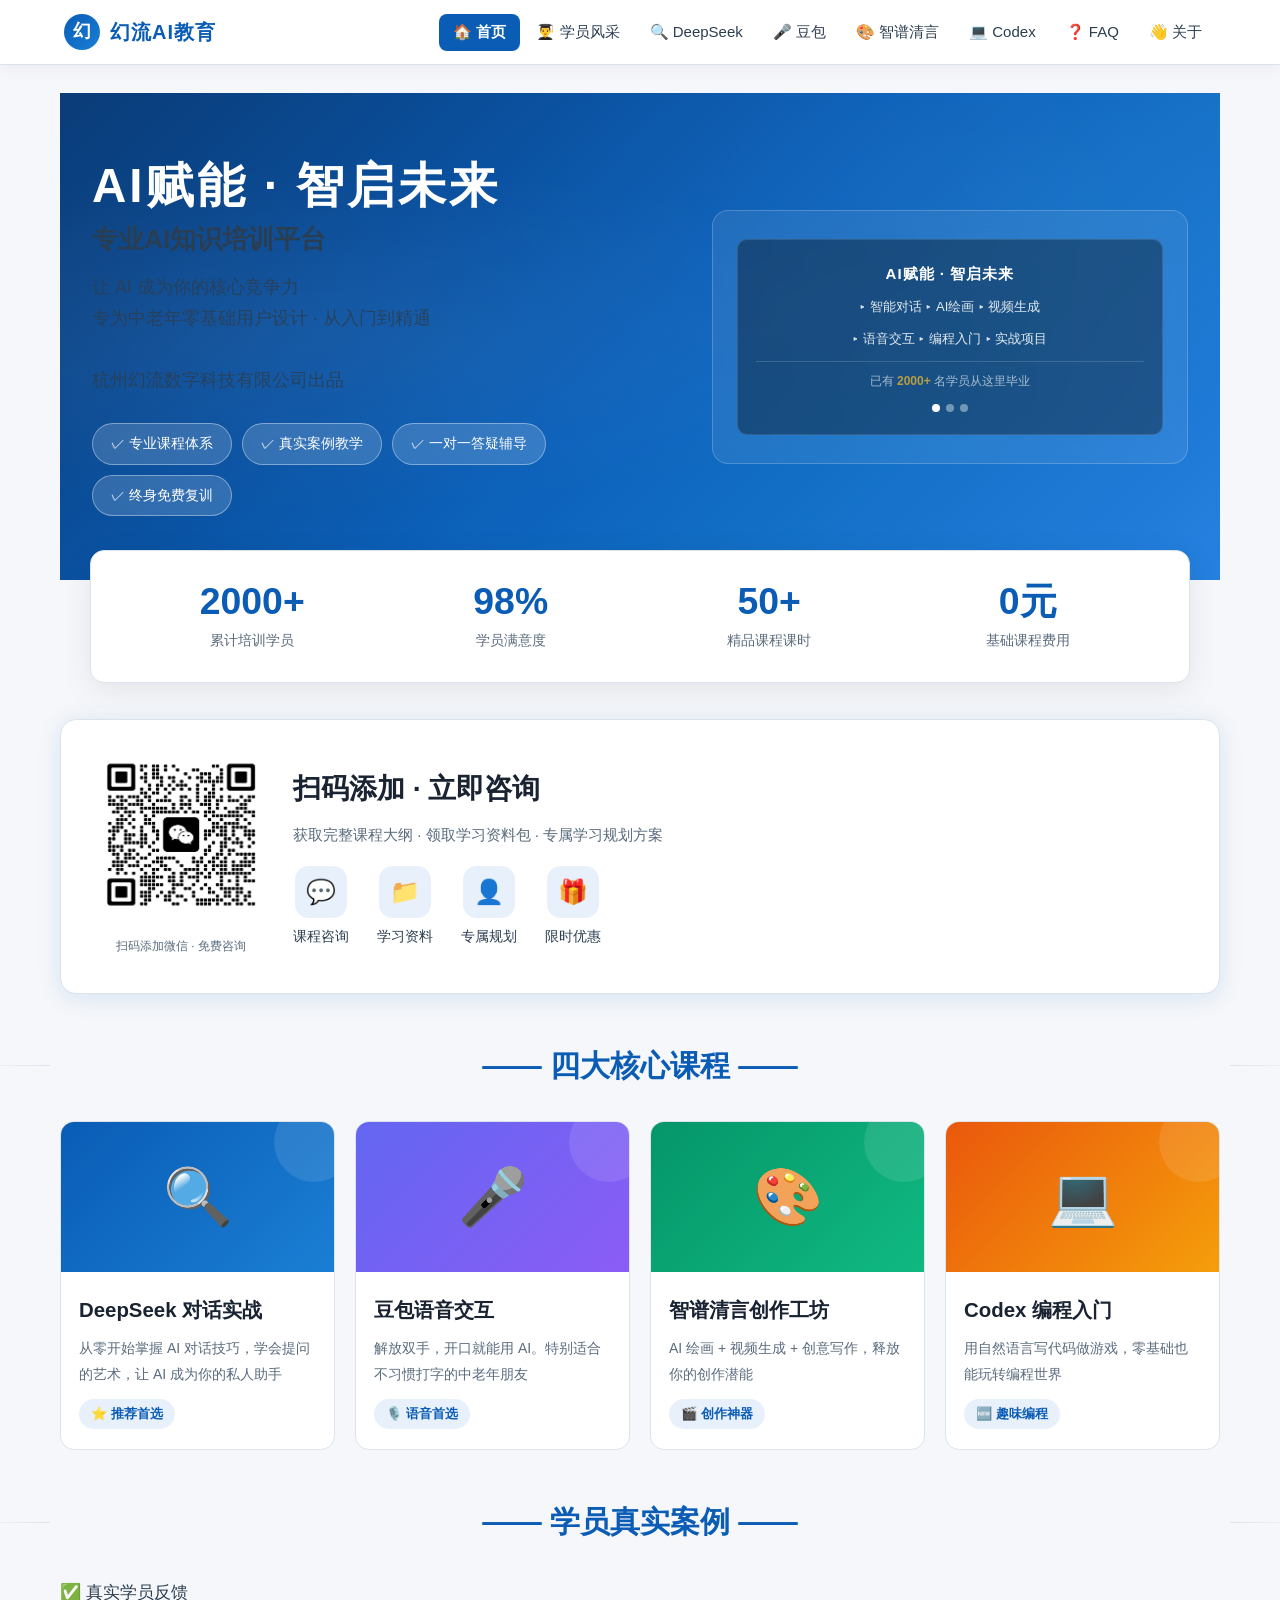
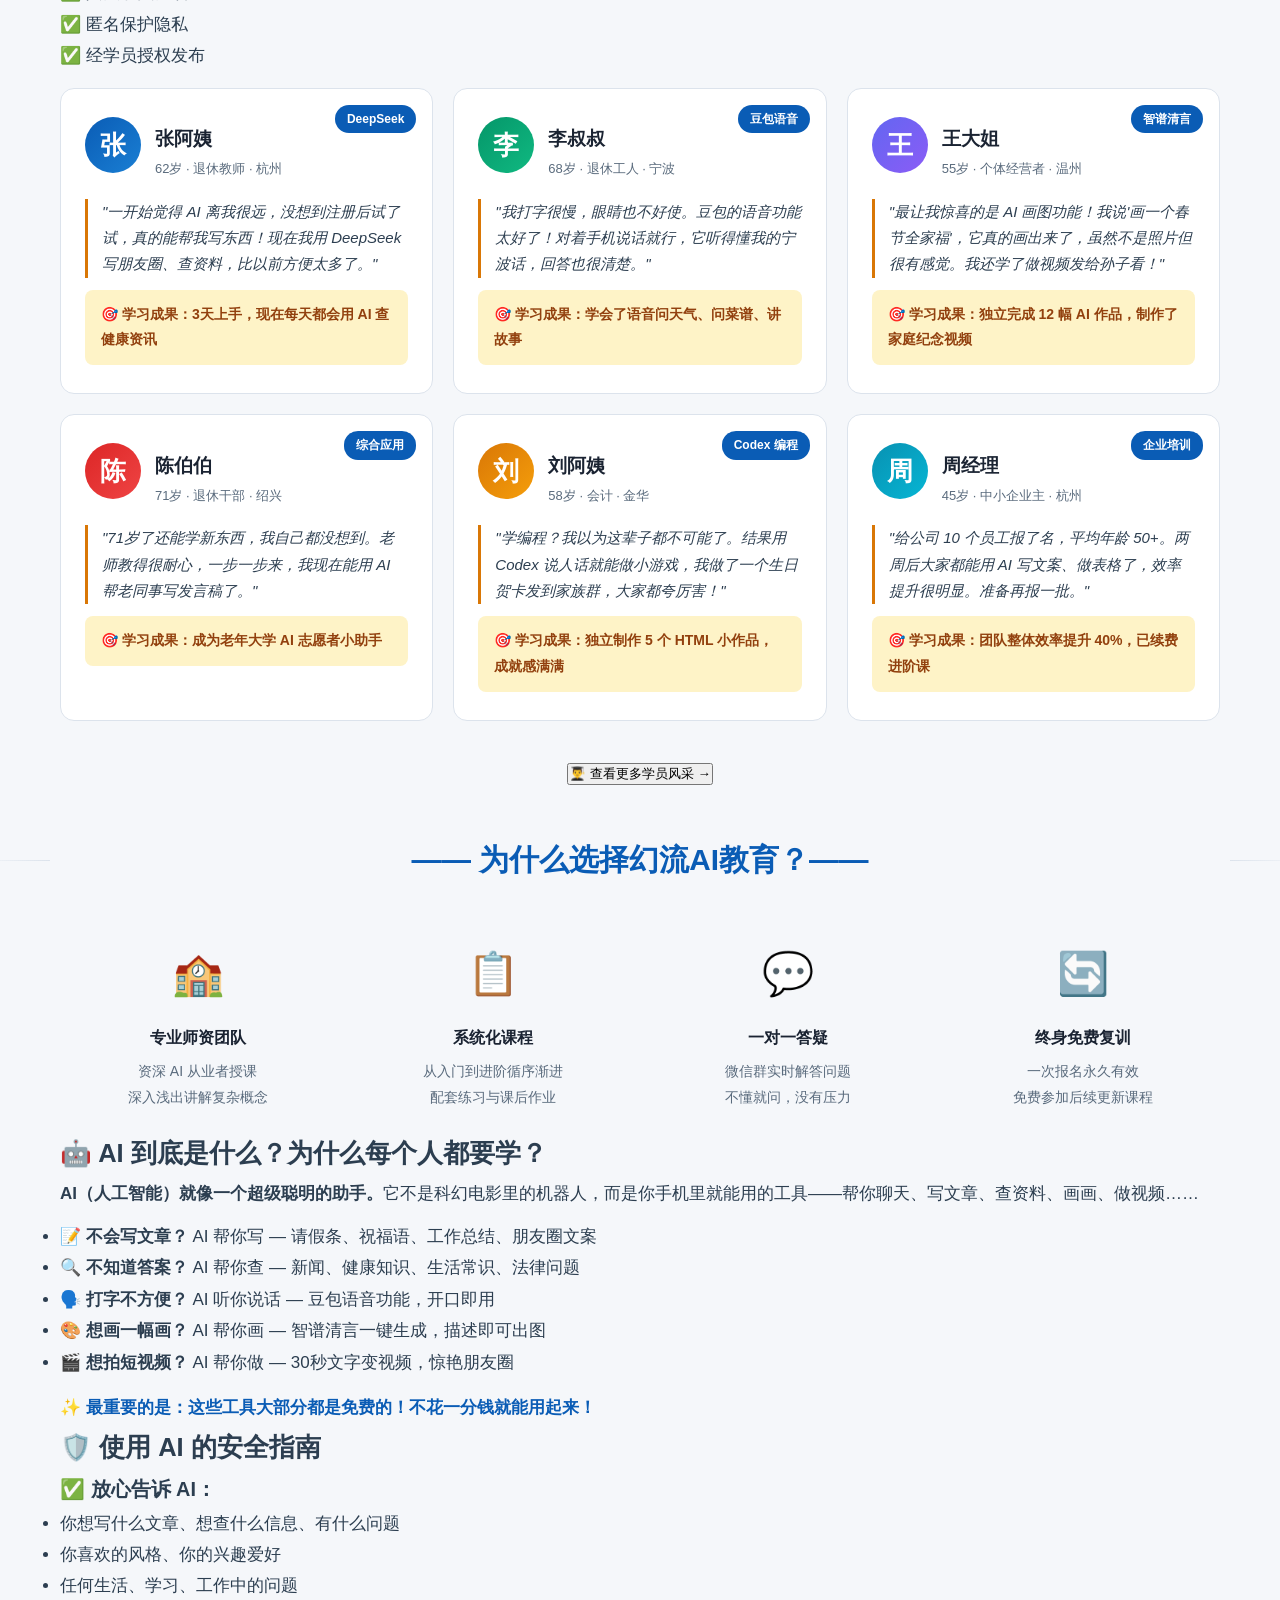
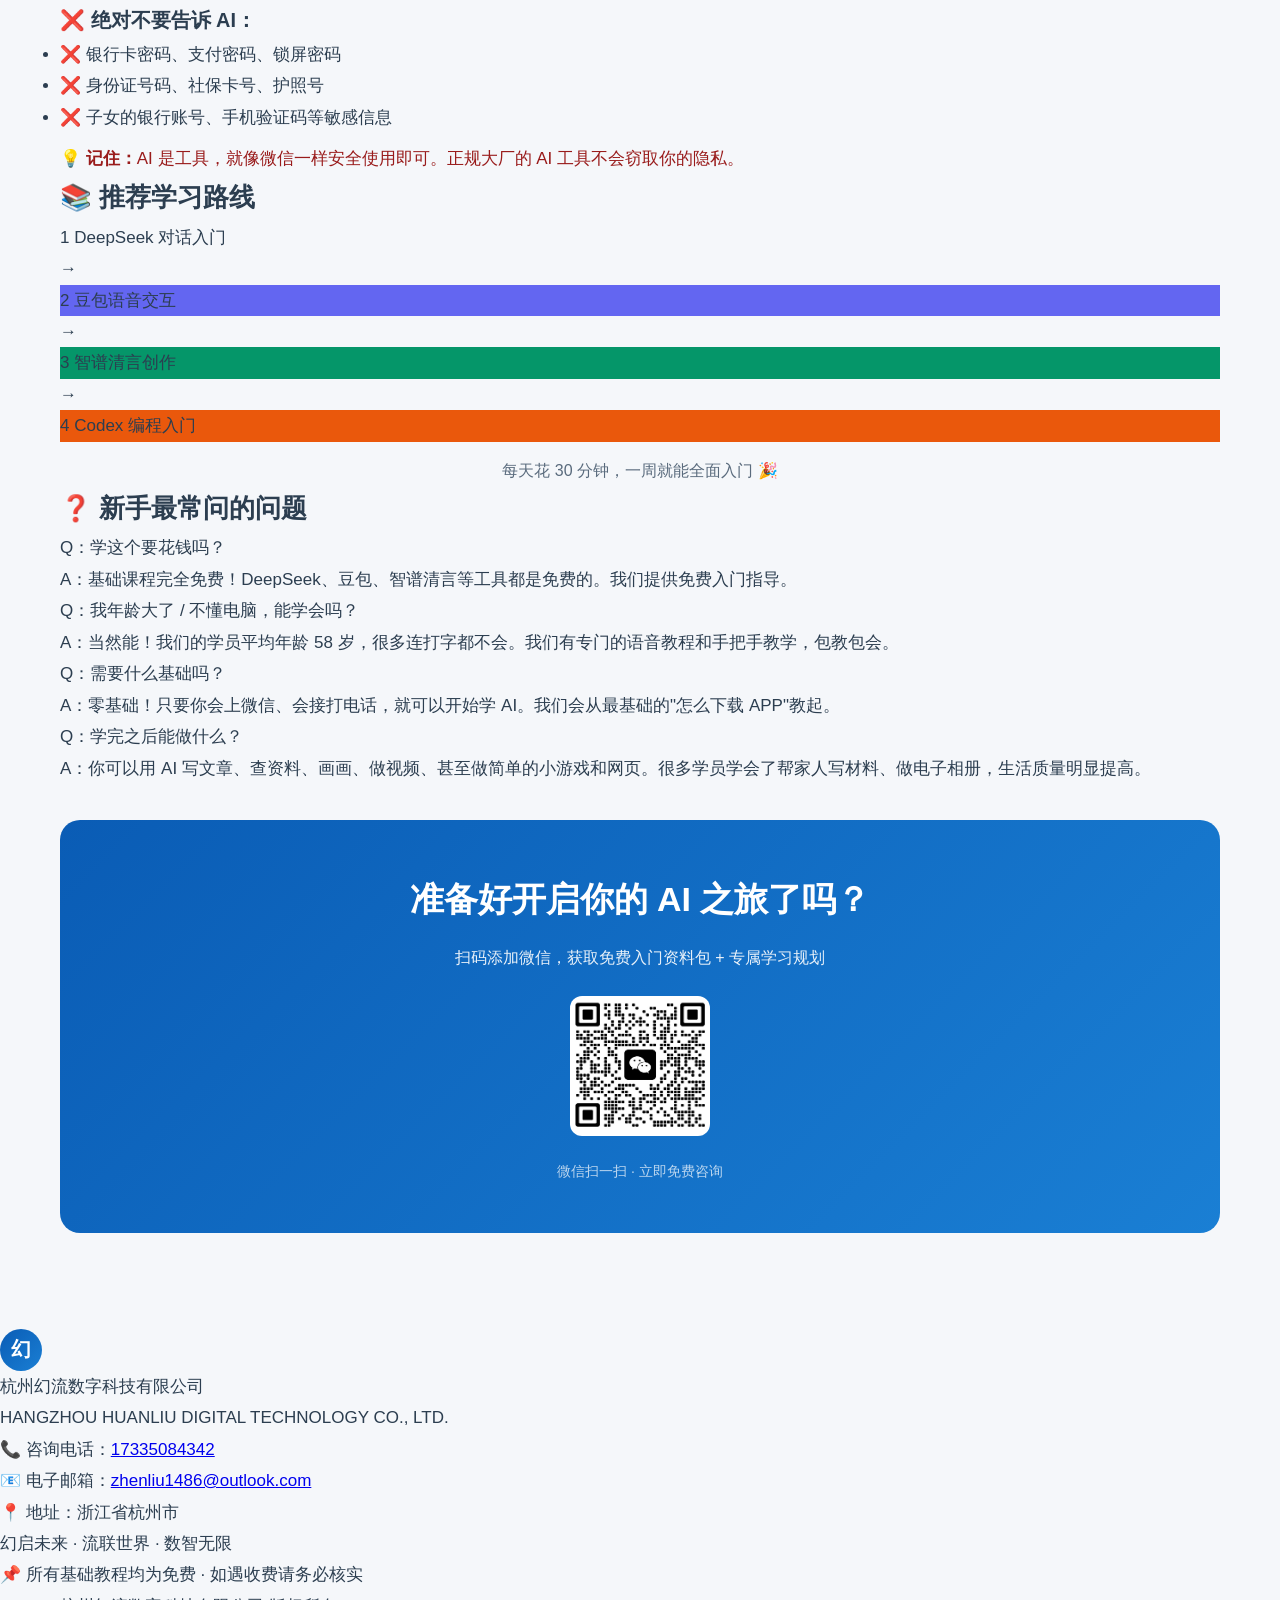
<file: ai-edu/index.html>
<!DOCTYPE html>
<html lang="zh-CN">
<head>
<meta charset="UTF-8">
<meta name="viewport" content="width=device-width, initial-scale=1.0">
<title>幻流AI教育 - AI赋能·智启未来</title>
<style>
/* =========================================
   幻流AI教育 V3 - 全面升级版
   科技蓝+钛白 | 企业级 | 高可信度
   ========================================= */

:root {
  --primary: #0a5cb5;
  --primary-dark: #084a94;
  --primary-light: #e8f0fb;
  --accent: #1a7fd4;
  --white: #ffffff;
  --titanium: #f5f7fa;
  --titanium-2: #edf0f5;
  --dark: #1a2332;
  --text: #2c3e50;
  --text-light: #5a6b7d;
  --border: #dce3ec;
  --shadow: rgba(10,92,181,0.12);
  --gold: #d97706;
  --gold-light: #fef3c7;
}

* { margin: 0; padding: 0; box-sizing: border-box; }

body {
  font-family: 'Microsoft YaHei', 'PingFang SC', '微软雅黑', sans-serif;
  background: var(--titanium);
  color: var(--text);
  font-size: 17px;
  line-height: 1.85;
}

/* ============ 导航栏 ============ */
.navbar {
  background: var(--white);
  border-bottom: 1px solid var(--border);
  position: sticky;
  top: 0;
  z-index: 200;
  box-shadow: 0 2px 16px rgba(0,0,0,0.06);
}
.navbar-inner {
  max-width: 1200px;
  margin: 0 auto;
  padding: 0 24px;
  display: flex;
  align-items: center;
  justify-content: space-between;
  flex-wrap: wrap;
  gap: 6px;
  height: 64px;
}
.navbar-brand {
  display: flex;
  align-items: center;
  gap: 10px;
  font-size: 20px;
  font-weight: 800;
  color: var(--primary);
  letter-spacing: 1px;
}
.brand-icon {
  width: 36px; height: 36px;
  background: linear-gradient(135deg, var(--primary), var(--accent));
  border-radius: 50%;
  display: flex;
  align-items: center;
  justify-content: center;
  color: white;
  font-size: 18px;
  font-weight: bold;
}
.navbar-links { display: flex; gap: 2px; flex-wrap: wrap; }
.nav-btn {
  background: transparent;
  border: none;
  color: var(--text);
  font-size: 15px;
  font-family: inherit;
  padding: 9px 14px;
  border-radius: 8px;
  cursor: pointer;
  transition: all 0.25s;
  white-space: nowrap;
  font-weight: 500;
}
.nav-btn:hover { background: var(--primary-light); color: var(--primary); }
.nav-btn.active { background: var(--primary); color: white; font-weight: 600; }

/* ============ 主体 ============ */
.main { max-width: 1200px; margin: 0 auto; padding: 28px 20px 60px; }
.page { display: none; }
.page.active { display: block; }

/* ============ Hero 横幅 ============ */
.hero {
  background: linear-gradient(135deg, #0a3c78 0%, #0a5cb5 30%, #1a7fd4 70%, #3b82f6 100%);
  position: relative;
  overflow: hidden;
}
.hero::after {
  content: '';
  position: absolute;
  inset: 0;
  background: 
    radial-gradient(ellipse at 20% 50%, rgba(255,255,255,0.05) 0%, transparent 50%),
    radial-gradient(ellipse at 80% 20%, rgba(255,255,255,0.03) 0%, transparent 40%);
  pointer-events: none;
}
.hero::before {
  content:''; position:absolute; inset:0;
  background:linear-gradient(135deg, rgba(10,60,120,0.88) 0%, rgba(10,92,181,0.75) 50%, rgba(26,127,212,0.65) 100%);
}
.hero-inner {
  position:relative;z-index:1;
  max-width:1200px;margin:0 auto;
  padding:64px 32px;
  display:grid;grid-template-columns:1.2fr 1fr;gap:48px;align-items:center;width:100%;
}
.hero-text h1{font-size:2.8em;color:white!important;border:none!important;padding:0!important;line-height:1.22;letter-spacing:3px;}
.hero-subtitle{font-size:1.55em;opacity:0.95;font-weight:600;margin-bottom:8px;}
.hero-desc{font-size:1.05em;opacity:0.82;margin-bottom:26px;line-height:1.75;}
.hero-tags{display:flex;gap:10px;flex-wrap:wrap;}
.hero-tag{
  background:rgba(255,255,255,0.16);border:1px solid rgba(255,255,255,0.38);
  color:white;padding:7px 18px;border-radius:24px;font-size:14px;backdrop-filter:blur(4px);
}
.hero-right{text-align:center;background:rgba(255,255,255,0.08);border:1px solid rgba(255,255,255,0.2);border-radius:16px;padding:28px 24px;backdrop-filter:blur(10px);}
.hero-screen{background:rgba(0,0,0,0.35);border-radius:10px;padding:22px 18px;font-size:13px;color:rgba(255,255,255,0.88);line-height:1.65;border:1px solid rgba(255,255,255,0.12);}
.hero-screen-title{font-size:15px;font-weight:700;color:white;margin-bottom:10px;letter-spacing:1px;}
.hero-screen-dots{display:flex;gap:6px;justify-content:center;margin-top:12px;}
.screen-dot{width:8px;height:8px;border-radius:50%;background:rgba(255,255,255,0.4);}
.screen-dot.active{background:white;}

/* ============ 数据统计条（新增）============ */
.stats-bar {
  background:var(--white);border-radius:14px;padding:28px 40px;margin:-30px auto 36px;
  box-shadow:0 8px 32px rgba(0,0,0,0.08);border:1px solid var(--border);
  position:relative;z-index:10;max-width:1100px;display:grid;
  grid-template-columns:repeat(4,1fr);gap:16px;text-align:center;
}
.stat-item{}
.stat-num{font-size:2.2em;font-weight:800;color:var(--primary);line-height:1.2;}
.stat-label{font-size:14px;color:var(--text-light);margin-top:4px;font-weight:500;}

/* ============ 咨询卡片 ============ */
.consult-card{
  background:var(--white);border-radius:16px;padding:36px 40px;margin-bottom:36px;
  box-shadow:0 4px 24px var(--shadow);border:1px solid var(--border);
  display:grid;grid-template-columns:auto 1fr;gap:32px;align-items:center;
}
.consult-left{text-align:center;}
.consult-right h2{font-size:1.65em;color:var(--dark);margin-bottom:6px;border:none!important;padding:0!important;}
.consult-right p{color:var(--text-light);font-size:15px;margin-bottom:18px;}
.consult-icons{display:flex;gap:28px;flex-wrap:wrap;}
.consult-item{text-align:center;display:flex;flex-direction:column;align-items:center;gap:6px;}
.consult-icon{width:52px;height:52px;background:var(--primary-light);border-radius:14px;display:flex;align-items:center;justify-content:center;font-size:24px;color:var(--primary);}
.consult-label{font-size:14px;color:var(--text);font-weight:500;}

/* ============ 分隔标题 ============ */
.section-title{text-align:center;margin:44px 0 28px;position:relative;}
.section-title h2{font-size:1.75em;color:var(--primary);display:inline-block;padding:0 30px;border:none!important;}
.section-title::before,.section-title::after{content:'';position:absolute;top:50%;width:80px;height:1px;background:linear-gradient(to right,transparent,var(--border));}
.section-title::before{right:calc(100% + 10px);}
.section-title::after{left:calc(100% + 10px);background:linear-gradient(to left,transparent,var(--border));}

/* ============ 工具卡片网格 ============ */
.tool-grid{display:grid;grid-template-columns:repeat(auto-fill,minmax(250px,1fr));gap:20px;margin:16px 0 36px;}
.tool-card{background:var(--white);border:1px solid var(--border);border-radius:14px;overflow:hidden;transition:all 0.3s ease;cursor:pointer;text-decoration:none;color:inherit!important;}
.tool-card:hover{transform:translateY(-4px);box-shadow:0 8px 28px var(--shadow);border-color:var(--primary);}
.tool-card-img{height:150px;background:linear-gradient(135deg,var(--primary),var(--accent));display:flex;align-items:center;justify-content:center;font-size:56px;position:relative;overflow:hidden;}
.tool-card-img::after{content:'';position:absolute;top:-20px;right:-20px;width:80px;height:80px;background:rgba(255,255,255,0.1);border-radius:50%;}
.tool-card:nth-child(2) .tool-card-img{background:linear-gradient(135deg,#6366f1,#8b5cf6);}
.tool-card:nth-child(3) .tool-card-img{background:linear-gradient(135deg,#059669,#10b981);}
.tool-card:nth-child(4) .tool-card-img{background:linear-gradient(135deg,#ea580c,#f59e0b);}
.tool-card-body{padding:20px 18px;}
.tool-card-body h3{font-size:1.2em;color:var(--dark);margin-bottom:6px;}
.tool-card-body p{font-size:14px;color:var(--text-light);margin-bottom:10px;}
.tool-card-tag{display:inline-block;background:var(--primary-light);color:var(--primary);padding:3px 12px;border-radius:16px;font-size:13px;font-weight:600;}

/* ============ 学员案例（新增）============ */
.case-grid{display:grid;grid-template-columns:repeat(auto-fill,minmax(320px,1fr));gap:20px;margin:16px 0 36px;}
.case-card{
  background:var(--white);border:1px solid var(--border);border-radius:14px;
  padding:28px 24px;transition:all 0.25s ease;position:relative;overflow:hidden;
}
.case-card:hover{box-shadow:0 6px 24px var(--shadow);transform:translateY(-2px);}
.case-avatar{
  width:56px;height:56px;border-radius:50%;display:flex;align-items:center;justify-content:center;
  font-size:26px;font-weight:700;color:white;margin-bottom:14px;
  flex-shrink:0;
}
.case-header{display:flex;align-items:center;gap:14px;margin-bottom:12px;}
.case-name{font-size:1.1em;font-weight:700;color:var(--dark);}
.case-age{font-size:13px;color:var(--text-light);}
.case-quote{
  font-size:15px;color:var(--text);line-height:1.75;
  border-left:3px solid var(--gold);padding-left:14px;margin:10px 0;
  font-style:italic;
}
.case-result{
  background:var(--gold-light);border-radius:8px;padding:12px 16px;margin-top:12px;
  font-size:14px;color:#92400e;font-weight:600;
}
.case-tag{
  position:absolute;top:16px;right:16px;background:var(--primary);color:white;
  padding:3px 12px;border-radius:14px;font-size:12px;font-weight:600;
}
.case-card:nth-child(1) .case-avatar{background:linear-gradient(135deg,#0a5cb5,#1a7fd4);}
.case-card:nth-child(2) .case-avatar{background:linear-gradient(135deg,#059669,#10b981);}
.case-card:nth-child(3) .case-avatar{background:linear-gradient(135deg,#6366f1,#8b5cf6);}
.case-card:nth-child(4) .case-avatar{background:linear-gradient(135deg,#dc2626,#ef4444);}
.case-card:nth-child(5) .case-avatar{background:linear-gradient(135deg,#d97706,#f59e0b);}
.case-card:nth-child(6) .case-avatar{background:linear-gradient(135deg,#0891b2,#06b6d4);}

/* ============ 学员风采展示（新增）============ */
.student-showcase{
  background:linear-gradient(135deg,var(--primary-dark),var(--primary));
  border-radius:16px;padding:40px;margin:36px 0;color:white;text-align:center;
}
.student-showcase h2{color:white!important;border-color:rgba(255,255,255,0.3)!important;font-size:1.8em;}
.student-showcase-grid{display:grid;grid-template-columns:repeat(auto-fit,minmax(180px,1fr));gap:16px;margin-top:24px;}
.student-item{
  background:rgba(255,255,255,0.1);border:1px solid rgba(255,255,255,0.2);border-radius:12px;
  padding:20px 14px;text-align:center;backdrop-filter:blur(4px);transition:all 0.25s;
}
.student-item:hover{background:rgba(255,255,255,0.18);transform:scale(1.03);}
.student-face{font-size:42px;margin-bottom:8px;}
.student-name{font-size:15px;font-weight:600;margin-bottom:2px;}
.student-from{font-size:12px;opacity:0.7;}
.student-badge{
  display:inline-block;background:rgba(255,255,255,0.2);padding:2px 10px;
  border-radius:10px;font-size:11px;margin-top:6px;

/* ============ 通用卡片 ============ */
.card{background:var(--white);border-radius:14px;padding:34px 38px;margin-bottom:24px;box-shadow:0 2px 12px rgba(0,0,0,0.04);border:1px solid var(--border);}
.card h2{font-size:1.7em;color:var(--primary);margin-bottom:18px;padding-bottom:12px;border-bottom:3px solid var(--primary);display:inline-block;}
.card h3{font-size:1.25em;color:var(--dark);margin:22px 0 10px;}
.card p,.card li{font-size:16px;color:var(--text);}
.card ul{padding-left:24px;margin:8px 0;}
.card li{margin-bottom:7px;}

/* ============ 安全提示框 ============ */
.safety{background:#fffbeb;border:1.5px solid #fcd34d;border-radius:12px;padding:22px 26px;margin:14px 0;}
.safety.danger{background:#fef2f2;border-color:#fca5a5;}
.safety h3{color:#92400e;margin-top:0!important;}
.safety.danger h3{color:#991b1b;}

/* ============ 步骤说明 ============ */
.step-box{background:var(--primary-light);border-left:4px solid var(--primary);border-radius:0 10px 10px 0;padding:16px 22px;margin:12px 0;}
.step-num{font-size:1.05em;font-weight:800;color:var(--primary);margin-bottom:3px;}

/* ============ 表格 ============ */
.table-box{overflow-x:auto;margin:14px 0;}
table{width:100%;border-collapse:collapse;font-size:16px;}
th{background:var(--primary);color:white;padding:12px 16px;text-align:left;font-weight:600;}
td{padding:11px 16px;border-bottom:1px solid var(--border);}
tr:nth-child(even) td{background:var(--titanium);}

/* ============ FAQ ============ */
.faq-item{border:1px solid var(--border);border-radius:10px;padding:18px 22px;margin-bottom:10px;background:var(--white);transition:border-color 0.2s;}
.faq-item:hover{border-color:var(--primary);}
.faq-q{font-weight:700;font-size:1.02em;color:var(--dark);margin-bottom:6px;}
.faq-a{color:var(--text-light);font-size:15px;}

/* ============ 学习路径 ============ */
.path-row{display:flex;align-items:center;justify-content:center;gap:8px;flex-wrap:wrap;padding:10px 0;}
.path-step{display:flex;align-items:center;gap:8px;background:var(--primary);color:white;padding:12px 18px;border-radius:28px;font-size:15px;font-weight:600;}
.path-step .num{background:rgba(255,255,255,0.25);width:24px;height:24px;border-radius:50%;display:flex;align-items:center;justify-content:center;font-size:13px;}
.path-arrow{font-size:20px;color:var(--primary);}

/* ============ 示例代码框 ============ */
.example-box{background:var(--dark);color:#e2e8f0;border-radius:8px;padding:14px 18px;font-size:14px;margin:8px 0;line-height:1.75;font-family:'Consolas',monospace;}

/* ============ 底部导航 ============ */
.bottom-nav{display:flex;justify-content:space-between;padding:20px 0;border-top:2px solid var(--border);margin-top:28px;flex-wrap:wrap;gap:10px;}
.bottom-btn{background:var(--primary);color:white!important;padding:13px 28px;border-radius:28px;font-size:15px;font-weight:600;text-decoration:none!important;transition:all 0.25s;display:inline-block;border:none;cursor:pointer;}
.bottom-btn:hover{background:var(--primary-dark);text-decoration:none!important;transform:translateY(-1px);}
.bottom-btn.gray{background:#64748b;}

/* ============ 页脚 ============ */
.footer{background:var(--primary-dark);color:rgba(255,255,255,0.78);padding:36px 24px;margin-top:0;}
.footer-inner{max-width:1200px;margin:auto;display:grid;grid-template-columns:1fr 1fr;gap:40px;}
.footer-brand{display:flex;align-items:center;gap:12px;margin-bottom:12px;}
.footer-brand-name{font-size:19px;font-weight:800;color:white;letter-spacing:1px;}
.footer-brand-sub{font-size:12px;color:rgba(255,255,255,0.5);letter-spacing:1px;}
.footer-info p{font-size:14px;margin:5px 0;}
.footer-info a{color:#93c5fd;}
.footer-slogan{text-align:right;font-size:15px;color:rgba(255,255,255,0.6);letter-spacing:2px;margin-top:8px;}
.footer-contact{font-size:14px;margin-top:12px;}
.footer-contact p{margin:4px 0;}

/* ============ 图标emoji标题 ============ */
.icon-h2{display:flex;align-items:center;gap:10px;}

/* ============ 可信度徽章（新增）============ */
.trust-badges{display:flex;gap:16px;flex-wrap:wrap;justify-content:center;margin:20px 0;}
.trust-badge{
  display:flex;align-items:center;gap:6px;background:var(--white);border:1px solid var(--border);
  padding:8px 18px;border-radius:24px;font-size:13px;color:var(--text-light);font-weight:500;
}
.trust-badge span{font-size:16px;}

/* ============ CTA 行动按钮（新增）============ */
.cta-btn{
  display:inline-flex;align-items:center;gap:8px;
  background:linear-gradient(135deg,var(--primary),var(--accent));
  color:white!important;padding:14px 36px;border-radius:30px;font-size:17px;
  font-weight:700;text-decoration:none!important;border:none;cursor:pointer;
  transition:all 0.3s;box-shadow:0 4px 16px rgba(10,92,181,0.3);
}
.cta-btn:hover{transform:translateY(-2px);box-shadow:0 8px 24px rgba(10,92,181,0.4);text-decoration:none!important;}

/* ============ 响应式 ============ */
@media (max-width:768px){
  body{font-size:16px;}
  .hero-inner{grid-template-columns:1fr;padding:36px 20px;}
  .hero h1{font-size:2em;}
  .consult-card{grid-template-columns:1fr;text-align:center;}
  .tool-grid{grid-template-columns:1fr 1fr;}
  .case-grid{grid-template-columns:1fr;}
  .stats-bar{grid-template-columns:repeat(2,1fr);padding:20px;}
  .stat-num{font-size:1.7em;}
  .card{padding:24px 20px;}
  .footer-inner{grid-template-columns:1fr;text-align:center;}
  .footer-slogan{text-align:center;}
  .section-title::before,.section-title::after{width:40px;}
  .path-row{flex-direction:column;}
  .path-arrow{transform:rotate(90deg);}
  .bottom-nav{flex-direction:column;}
  .bottom-btn{text-align:center;}
  .student-showcase-grid{grid-template-columns:repeat(2,1fr);}
}
@media (max-width:480px){
  .tool-grid{grid-template-columns:1fr;}
  .nav-btn{font-size:13px;padding:7px 8px;}
  .navbar-brand{font-size:16px;}
  .stats-bar{grid-template-columns:1fr 1fr;}
  .student-showcase-grid{grid-template-columns:1fr 1fr;}
}
</style>
</head>
<body>

<!-- ================================================ 导航栏 -->
<nav class="navbar">
  <div class="navbar-inner">
    <div class="navbar-brand"><div class="brand-icon">幻</div><span>幻流AI教育</span></div>
    <div class="navbar-links">
      <button class="nav-btn active" onclick="showPage('home')">🏠 首页</button>
      <button class="nav-btn" onclick="showPage('students')">👨‍🎓 学员风采</button>
      <button class="nav-btn" onclick="showPage('deepseek')">🔍 DeepSeek</button>
      <button class="nav-btn" onclick="showPage('doubao')">🎤 豆包</button>
      <button class="nav-btn" onclick="showPage('zhipu')">🎨 智谱清言</button>
      <button class="nav-btn" onclick="showPage('codex')">💻 Codex</button>
      <button class="nav-btn" onclick="showPage('faq')">❓ FAQ</button>
      <button class="nav-btn" onclick="showPage('about')">👋 关于</button>
    </div>
  </div>
</nav>

<!-- ================================================ 主页 -->
<div id="page-home" class="page main active">

  <!-- Hero -->
  <div class="hero">
    <div class="hero-inner">
      <div class="hero-text">
        <h1>AI赋能 · 智启未来</h1>
        <div class="hero-subtitle">专业AI知识培训平台</div>
        <div class="hero-desc">让 AI 成为你的核心竞争力<br>专为中老年零基础用户设计 · 从入门到精通<br><br>杭州幻流数字科技有限公司出品</div>
        <div class="hero-tags">
          <span class="hero-tag"><span>✓</span> 专业课程体系</span>
          <span class="hero-tag"><span>✓</span> 真实案例教学</span>
          <span class="hero-tag"><span>✓</span> 一对一答疑辅导</span>
          <span class="hero-tag"><span>✓</span> 终身免费复训</span>
        </div>
      </div>
      <div class="hero-right">
        <div class="hero-screen">
          <div class="hero-screen-title">AI赋能 · 智启未来</div>
          <div style="margin:10px 0;">▸ 智能对话 ▸ AI绘画 ▸ 视频生成</div>
          <div>▸ 语音交互 ▸ 编程入门 ▸ 实战项目</div>
          <div style="margin-top:12px;padding-top:10px;border-top:1px solid rgba(255,255,255,0.15);">
            <div style="font-size:12px;opacity:0.7;">已有 <strong style="color:#fbbf24;">2000+</strong> 名学员从这里毕业</div>
          </div>
          <div class="hero-screen-dots"><span class="screen-dot active"></span><span class="screen-dot"></span><span class="screen-dot"></span></div>
        </div>
      </div>
    </div>
  </div>

  <!-- 数据统计条 -->
  <div class="stats-bar">
    <div class="stat-item"><div class="stat-num">2000+</div><div class="stat-label">累计培训学员</div></div>
    <div class="stat-item"><div class="stat-num">98%</div><div class="stat-label">学员满意度</div></div>
    <div class="stat-item"><div class="stat-num">50+</div><div class="stat-label">精品课程课时</div></div>
    <div class="stat-item"><div class="stat-num">0元</div><div class="stat-label">基础课程费用</div></div>
  </div>

  <!-- 扫码咨询 -->
  <div class="consult-card">
    <div class="consult-left">
      <img src="assets/qrcode.jpg" alt="微信咨询二维码" style="width:160px;height:160px;border-radius:12px;">
      <p style="font-size:12px;color:var(--text-light);margin-top:8px;">扫码添加微信 · 免费咨询</p>
    </div>
    <div class="consult-right">
      <h2>扫码添加 · 立即咨询</h2>
      <p>获取完整课程大纲 · 领取学习资料包 · 专属学习规划方案</p>
      <div class="consult-icons">
        <div class="consult-item"><div class="consult-icon">💬</div><span class="consult-label">课程咨询</span></div>
        <div class="consult-item"><div class="consult-icon">📁</div><span class="consult-label">学习资料</span></div>
        <div class="consult-item"><div class="consult-icon">👤</div><span class="consult-label">专属规划</span></div>
        <div class="consult-item"><div class="consult-icon">🎁</div><span class="consult-label">限时优惠</span></div>
      </div>
    </div>
  </div>

  <!-- 课程核心优势 -->
  <div class="section-title"><h2>—— 四大核心课程 ——</h2></div>
  <div class="tool-grid">
    <div class="tool-card" onclick="showPage('deepseek')">
      <div class="tool-card-img">🔍</div>
      <div class="tool-card-body"><h3>DeepSeek 对话实战</h3><p>从零开始掌握 AI 对话技巧，学会提问的艺术，让 AI 成为你的私人助手</p><span class="tool-card-tag">⭐ 推荐首选</span></div>
    </div>
    <div class="tool-card" onclick="showPage('doubao')">
      <div class="tool-card-img">🎤</div>
      <div class="tool-card-body"><h3>豆包语音交互</h3><p>解放双手，开口就能用 AI。特别适合不习惯打字的中老年朋友</p><span class="tool-card-tag">🎙️ 语音首选</span></div>
    </div>
    <div class="tool-card" onclick="showPage('zhipu')">
      <div class="tool-card-img">🎨</div>
      <div class="tool-card-body"><h3>智谱清言创作工坊</h3><p>AI 绘画 + 视频生成 + 创意写作，释放你的创作潜能</p><span class="tool-card-tag">🎬 创作神器</span></div>
    </div>
    <div class="tool-card" onclick="showPage('codex')">
      <div class="tool-card-img">💻</div>
      <div class="tool-card-body"><h3>Codex 编程入门</h3><p>用自然语言写代码做游戏，零基础也能玩转编程世界</p><span class="tool-card-tag">🆕 趣味编程</span></div>
    </div>
  </div>

  <!-- 学员真实案例 -->
  <div class="section-title"><h2>—— 学员真实案例 ——</h2></div>
  <div class="trust-badges">
    <div class="trust-badge"><span>✅</span> 真实学员反馈</div>
    <div class="trust-badge"><span>✅</span> 匿名保护隐私</div>
    <div class="trust-badge"><span>✅</span> 经学员授权发布</div>
  </div>
  <div class="case-grid">
    <div class="case-card">
      <span class="case-tag">DeepSeek</span>
      <div class="case-header">
        <div class="case-avatar">张</div>
        <div><div class="case-name">张阿姨</div><div class="case-age">62岁 · 退休教师 · 杭州</div></div>
      </div>
      <div class="case-quote">"一开始觉得 AI 离我很远，没想到注册后试了试，真的能帮我写东西！现在我用 DeepSeek 写朋友圈、查资料，比以前方便太多了。"</div>
      <div class="case-result">🎯 学习成果：3天上手，现在每天都会用 AI 查健康资讯</div>
    </div>
    <div class="case-card">
      <span class="case-tag">豆包语音</span>
      <div class="case-header">
        <div class="case-avatar">李</div>
        <div><div class="case-name">李叔叔</div><div class="case-age">68岁 · 退休工人 · 宁波</div></div>
      </div>
      <div class="case-quote">"我打字很慢，眼睛也不好使。豆包的语音功能太好了！对着手机说话就行，它听得懂我的宁波话，回答也很清楚。"</div>
      <div class="case-result">🎯 学习成果：学会了语音问天气、问菜谱、讲故事</div>
    </div>
    <div class="case-card">
      <span class="case-tag">智谱清言</span>
      <div class="case-header">
        <div class="case-avatar">王</div>
        <div><div class="case-name">王大姐</div><div class="case-age">55岁 · 个体经营者 · 温州</div></div>
      </div>
      <div class="case-quote">"最让我惊喜的是 AI 画图功能！我说'画一个春节全家福'，它真的画出来了，虽然不是照片但很有感觉。我还学了做视频发给孙子看！"</div>
      <div class="case-result">🎯 学习成果：独立完成 12 幅 AI 作品，制作了家庭纪念视频</div>
    </div>
    <div class="case-card">
      <span class="case-tag">综合应用</span>
      <div class="case-header">
        <div class="case-avatar">陈</div>
        <div><div class="case-name">陈伯伯</div><div class="case-age">71岁 · 退休干部 · 绍兴</div></div>
      </div>
      <div class="case-quote">"71岁了还能学新东西，我自己都没想到。老师教得很耐心，一步一步来，我现在能用 AI 帮老同事写发言稿了。"</div>
      <div class="case-result">🎯 学习成果：成为老年大学 AI 志愿者小助手</div>
    </div>
    <div class="case-card">
      <span class="case-tag">Codex 编程</span>
      <div class="case-header">
        <div class="case-avatar">刘</div>
        <div><div class="case-name">刘阿姨</div><div class="case-age">58岁 · 会计 · 金华</div></div>
      </div>
      <div class="case-quote">"学编程？我以为这辈子都不可能了。结果用 Codex 说人话就能做小游戏，我做了一个生日贺卡发到家族群，大家都夸厉害！"</div>
      <div class="case-result">🎯 学习成果：独立制作 5 个 HTML 小作品，成就感满满</div>
    </div>
    <div class="case-card">
      <span class="case-tag">企业培训</span>
      <div class="case-header">
        <div class="case-avatar">周</div>
        <div><div class="case-name">周经理</div><div class="case-age">45岁 · 中小企业主 · 杭州</div></div>
      </div>
      <div class="case-quote">"给公司 10 个员工报了名，平均年龄 50+。两周后大家都能用 AI 写文案、做表格了，效率提升很明显。准备再报一批。"</div>
      <div class="case-result">🎯 学习成果：团队整体效率提升 40%，已续费进阶课</div>
    </div>
  </div>
  <div style="text-align:center;margin-top:20px;">
    <button class="cta-btn" onclick="showPage('students')">👨‍🎓 查看更多学员风采 →</button>
  </div>

  <!-- 为什么选择我们 -->
  <div class="section-title"><h2>—— 为什么选择幻流AI教育？——</h2></div>
  <div class="card">
    <div style="display:grid;grid-template-columns:repeat(auto-fit,minmax(240px,1fr));gap:20px;">
      <div style="text-align:center;padding:20px;">
        <div style="font-size:42px;margin-bottom:10px;">🏫</div>
        <div style="font-weight:700;color:var(--dark);font-size:16px;">专业师资团队</div>
        <div style="font-size:14px;color:var(--text-light);margin-top:6px;">资深 AI 从业者授课<br>深入浅出讲解复杂概念</div>
      </div>
      <div style="text-align:center;padding:20px;">
        <div style="font-size:42px;margin-bottom:10px;">📋</div>
        <div style="font-weight:700;color:var(--dark);font-size:16px;">系统化课程</div>
        <div style="font-size:14px;color:var(--text-light);margin-top:6px;">从入门到进阶循序渐进<br>配套练习与课后作业</div>
      </div>
      <div style="text-align:center;padding:20px;">
        <div style="font-size:42px;margin-bottom:10px;">💬</div>
        <div style="font-weight:700;color:var(--dark);font-size:16px;">一对一答疑</div>
        <div style="font-size:14px;color:var(--text-light);margin-top:6px;">微信群实时解答问题<br>不懂就问，没有压力</div>
      </div>
      <div style="text-align:center;padding:20px;">
        <div style="font-size:42px;margin-bottom:10px;">🔄</div>
        <div style="font-weight:700;color:var(--dark);font-size:16px;">终身免费复训</div>
        <div style="font-size:14px;color:var(--text-light);margin-top:6px;">一次报名永久有效<br>免费参加后续更新课程</div>
      </div>
    </div>
  </div>

  <!-- 什么是AI -->
  <div class="card">
    <h2 class="icon-h2">🤖 AI 到底是什么？为什么每个人都要学？</h2>
    <div class="step-box"><p><strong>AI（人工智能）就像一个超级聪明的助手。</strong>它不是科幻电影里的机器人，而是你手机里就能用的工具——帮你聊天、写文章、查资料、画画、做视频……</p></div>
    <ul style="margin-top:12px;"><li>📝 <strong>不会写文章？</strong> AI 帮你写 — 请假条、祝福语、工作总结、朋友圈文案</li><li>🔍 <strong>不知道答案？</strong> AI 帮你查 — 新闻、健康知识、生活常识、法律问题</li><li>🗣️ <strong>打字不方便？</strong> AI 听你说话 — 豆包语音功能，开口即用</li><li>🎨 <strong>想画一幅画？</strong> AI 帮你画 — 智谱清言一键生成，描述即可出图</li><li>🎬 <strong>想拍短视频？</strong> AI 帮你做 — 30秒文字变视频，惊艳朋友圈</li></ul>
    <p style="margin-top:14px;font-size:17px;color:var(--primary);font-weight:600;">✨ <strong>最重要的是：这些工具大部分都是免费的！不花一分钱就能用起来！</strong></p>
  </div>

  <!-- 安全提醒 -->
  <div class="card">
    <h2 class="icon-h2">🛡️ 使用 AI 的安全指南</h2>
    <div class="safety"><h3>✅ 放心告诉 AI：</h3><ul><li>你想写什么文章、想查什么信息、有什么问题</li><li>你喜欢的风格、你的兴趣爱好</li><li>任何生活、学习、工作中的问题</li></ul></div>
    <div class="safety danger"><h3>❌ 绝对不要告诉 AI：</h3><ul><li>❌ 银行卡密码、支付密码、锁屏密码</li><li>❌ 身份证号码、社保卡号、护照号</li><li>❌ 子女的银行账号、手机验证码等敏感信息</li></ul><p style="margin-top:10px;color:#991b1b;">💡 <strong>记住：</strong>AI 是工具，就像微信一样安全使用即可。正规大厂的 AI 工具不会窃取你的隐私。</p></div>
  </div>

  <!-- 学习路径 -->
  <div class="card">
    <h2 class="icon-h2">📚 推荐学习路线</h2>
    <div class="path-row">
      <div class="path-step"><span class="num">1</span> DeepSeek 对话入门</div>
      <div class="path-arrow">→</div>
      <div class="path-step" style="background:#6366f1;"><span class="num">2</span> 豆包语音交互</div>
      <div class="path-arrow">→</div>
      <div class="path-step" style="background:#059669;"><span class="num">3</span> 智谱清言创作</div>
      <div class="path-arrow">→</div>
      <div class="path-step" style="background:#ea580c;"><span class="num">4</span> Codex 编程入门</div>
    </div>
    <p style="text-align:center;margin-top:14px;color:var(--text-light);font-size:16px;">每天花 30 分钟，一周就能全面入门 🎉</p>
  </div>

  <!-- FAQ 精选 -->
  <div class="card">
    <h2 class="icon-h2">❓ 新手最常问的问题</h2>
    <div class="faq-item"><div class="faq-q">Q：学这个要花钱吗？</div><div class="faq-a">A：基础课程完全免费！DeepSeek、豆包、智谱清言等工具都是免费的。我们提供免费入门指导。</div></div>
    <div class="faq-item"><div class="faq-q">Q：我年龄大了 / 不懂电脑，能学会吗？</div><div class="faq-a">A：当然能！我们的学员平均年龄 58 岁，很多连打字都不会。我们有专门的语音教程和手把手教学，包教包会。</div></div>
    <div class="faq-item"><div class="faq-q">Q：需要什么基础吗？</div><div class="faq-a">A：零基础！只要你会上微信、会接打电话，就可以开始学 AI。我们会从最基础的"怎么下载 APP"教起。</div></div>
    <div class="faq-item"><div class="faq-q">Q：学完之后能做什么？</div><div class="faq-a">A：你可以用 AI 写文章、查资料、画画、做视频、甚至做简单的小游戏和网页。很多学员学会了帮家人写材料、做电子相册，生活质量明显提高。</div></div>
  </div>

  <!-- CTA 底部行动 -->
  <div style="text-align:center;margin:36px 0;">
    <div style="background:linear-gradient(135deg,var(--primary),var(--accent));border-radius:20px;padding:48px 32px;color:white;">
      <h2 style="color:white!important;border:none!important;font-size:2em;margin-bottom:12px;">准备好开启你的 AI 之旅了吗？</h2>
      <p style="font-size:16px;opacity:0.9;margin-bottom:24px;">扫码添加微信，获取免费入门资料包 + 专属学习规划</p>
      <img src="assets/qrcode.jpg" alt="微信咨询二维码" style="width:140px;height:140px;border-radius:12px;margin-bottom:12px;">
      <p style="font-size:14px;opacity:0.7;">微信扫一扫 · 立即免费咨询</p>
    </div>
  </div>
</div>

<!-- ================================================ 学员风采页（新增）============ -->
<div id="page-students" class="page main">
  <div class="student-showcase">
    <h2 style="border-bottom:3px solid rgba(255,255,255,0.3);display:inline-block;padding-bottom:10px;">👨‍🎓 我们的学员</h2>
    <p style="margin-top:10px;opacity:0.85;font-size:15px;">他们曾经和你一样，对 AI 一无所知。现在，他们已经走在了时代前沿。</p>
    <div class="student-showcase-grid">
      <div class="student-item"><div class="student-face">👩</div><div class="student-name">张阿姨</div><div class="student-from">62岁 · 杭州</div><div class="student-badge">✅ 已毕业</div></div>
      <div class="student-item"><div class="student-face">👴</div><div class="student-name">李叔叔</div><div class="student-from">68岁 · 宁波</div><div class="student-badge">✅ 已毕业</div></div>
      <div class="student-item"><div class="student-face">👩</div><div class="student-name">王大姐</div><div class="student-from">55岁 · 温州</div><div class="student-badge">✅ 已毕业</div></div>
      <div class="student-item"><div class="student-face">👴</div><div class="student-name">陈伯伯</div><div class="student-from">71岁 · 绍兴</div><div class="student-badge">✅ 已毕业</div></div>
      <div class="student-item"><div class="student-face">👩</div><div class="student-name">刘阿姨</div><div class="student-from">58岁 · 金华</div><div class="student-badge">✅ 已毕业</div></div>
      <div class="student-item"><div class="student-face">👨</div><div class="student-name">周经理</div><div class="student-from">45岁 · 杭州</div><div class="student-badge">🔄 进阶学习中</div></div>
      <div class="student-item"><div class="student-face">👩</div><div class="student-name">赵女士</div><div class="student-from">52岁 · 台州</div><div class="student-badge">✅ 已毕业</div></div>
      <div class="student-item"><div class="student-face">👴</div><div class="student-name">孙大爷</div><div class="student-from">66岁 · 嘉兴</div><div class="student-badge">🔄 进阶学习中</div></div>
      <div class="student-item"><div class="student-face">👩</div><div class="student-name">吴姐</div><div class="student-from">49岁 · 湖州</div><div class="student-badge">✅ 已毕业</div></div>
      <div class="student-item"><div class="student-face">👴</div><div class="student-name">郑伯伯</div><div class="student-from">73岁 · 衢州</div><div class="student-badge">🆕 刚入学</div></div>
    </div>
  </div>

  <!-- 详细案例 -->
  <div class="section-title"><h2>—— 学员故事 ——</h2></div>

  <div class="case-grid">
    <div class="case-card">
      <span class="case-tag">🌟 明星学员</span>
      <div class="case-header"><div class="case-avatar">张</div><div><div class="case-name">张阿姨 · 62岁</div><div class="case-age">退休教师 · 杭州市民</div></div></div>
      <div class="case-quote">"退休后总觉得跟不上时代了，孙子聊的东西我都听不懂。儿子给我推荐了这个课，一开始还不想学。结果第一节课就被震撼到了——我对着手机说了一句话，它居然听懂了还回答了我！"</div>
      <div style="margin:12px 0;padding:12px;background:var(--primary-light);border-radius:8px;font-size:14px;">
        <strong>📅 学习历程：</strong><br>
        第1天：学会注册 DeepSeek，发出第一条消息<br>
        第3天：能用 AI 写朋友圈、查健康资讯<br>
        第7天：帮老同学写了一份发言稿，被夸"与时俱进"<br>
        第30天：成为老年大学的 AI 志愿助教
      </div>
      <div class="case-result">🏆 成就：从"AI 小白"到"助教"，只用了 30 天</div>
    </div>

    <div class="case-card">
      <span class="case-tag">🎤 语音达人</span>
      <div class="case-header"><div class="case-avatar">李</div><div><div class="case-name">李叔叔 · 68岁</div><div class="case-age">退休工人 · 宁波</div></div></div>
      <div class="case-quote">"我有白内障，看不清屏幕，打字更是不行。以前觉得智能这些东西跟我没关系。豆包改变了我——我只要按住按钮说话就行了！现在我每天早上都问问天气，晚上问问明天吃什么菜。"</div>
      <div style="margin:12px 0;padding:12px;background:var(--primary-light);border-radius:8px;font-size:14px;">
        <strong>📅 学习历程：</strong><br>
        第1天：学会用语音跟 AI 聊天<br>
        第3天：学会了问天气、问菜谱、问新闻<br>
        第7天：开始用 AI 给孙子讲故事<br>
        第14天：教会了老伴一起用
      </div>
      <div class="case-result">🏆 成就：夫妻俩一起用 AI，成了小区里的"科技老人"</div>
    </div>

    <div class="case-card">
      <span class="case-tag">🎨 创作能手</span>
      <div class="case-header"><div class="case-avatar">王</div><div><div class="case-name">王大姐 · 55岁</div><div class="case-age">个体经营 · 温州</div></div></div>
      <div class="case-quote">"我最喜欢的是智谱清言的画图功能！我说'画一个穿着旗袍的女人在西湖边'，哇，真的画出来了！虽然不是照片那么真，但是那种意境特别好。我还做了视频发给在外地工作的女儿，她哭了。"</div>
      <div style="margin:12px 0;padding:12px;background:var(--primary-light);border-radius:8px;font-size:14px;">
        <strong>📅 学习历程：</strong><br>
        第1天：注册智谱清言，学会基本对话<br>
        第3天：学会 AI 画图，完成了第一幅作品<br>
        第7天：学会了视频生成功能<br>
        第21天：制作了一个家庭回忆视频集（8个视频）
      </div>
      <div class="case-result">🏆 成就：21 天内完成 12 幅画作 + 8 个视频作品</div>
    </div>

    <div class="case-card">
      <span class="case-tag">💻 编程新星</span>
      <div class="case-header"><div class="case-avatar">刘</div><div><div class="case-name">刘阿姨 · 58岁</div><div class="case-age">会计 · 金华</div></div></div>
      <div class="case-quote">"编程？我连 Excel 都不太熟的人去学编程？听起来像天方夜谭。但 Codex 太神奇了——我只管说我想做什么，它帮我写代码！我做了一个会动的生日贺卡发到群里，所有人都惊呆了。"</div>
      <div style="margin:12px 0;padding:12px;background:var(--primary-light);border-radius:8px;font-size:14px;">
        <strong>📅 学习历程：</strong><br>
        第1天：了解什么是自然语言编程<br>
        第3天：做出了第一个会动的贺卡<br>
        第7天：做了一个小球游戏<br>
        第14天：帮朋友做了一个个人介绍网页
      </div>
      <div class="case-result">🏆 成就：零基础做出 5 个可运行的作品，自信心爆棚</div>
    </div>

    <div class="case-card">
      <span class="case-tag">🏢 企业赋能</span>
      <div class="case-header"><div class="case-avatar">周</div><div><div class="case-name">周经理 · 45岁</div><div class="case-age">中小企业主 · 杭州</div></div></div>
      <div class="case-quote">"公司 10 个员工，平均年龄 50+。文档写得慢、Excel 用不好、不会做 PPT……这些问题困扰了很久。给他们报了幻流的课，两周后效果立竿见影。现在大家在用 AI 写文案、整理会议纪要、做汇报 PPT。"</div>
      <div style="margin:12px 0;padding:12px;background:var(--primary-light);border-radius:8px;font-size:14px;">
        <strong>📅 团队成果：</strong><br>
        第1周：全员学会使用 DeepSeek 和豆包<br>
        第2周：开始在工作中实际应用<br>
        第1个月：团队效率提升约 40%<br>
        第2个月：续费进阶课程，学习更高级用法
      </div>
      <div class="case-result">🏆 成就：团队效率提升 40%，已推荐 3 家同行企业报名</div>
    </div>

    <div class="case-card">
      <span class="case-tag">🌱 最年长学员</span>
      <div class="case-header"><div class="case-avatar">陈</div><div><div class="case-name">陈伯伯 · 71岁</div><div class="case-age">退休干部 · 绍兴</div></div></div>
      <div class="case-quote">"71岁了还在学新东西，我自己都觉得不可思议。但我发现脑子越用越灵光！现在我能帮老同事写发言稿、帮社区出黑板报内容。子女们都很支持我，说我比他们还会玩。"</div>
      <div style="margin:12px 0;padding:12px;background:var(--primary-light);border-radius:8px;font-size:14px;">
        <strong>📅 学习历程：</strong><br>
        第1周：克服了对科技的恐惧心理<br>
        第2周：熟练使用 DeepSeek 对话<br>
        第1个月：学会用 AI 辅助社区工作<br>
        第3个月：成为社区"AI 达人"
      </div>
      <div class="case-result">🏆 成就：71 岁逆袭成社区 AI 达人，证明学习永不为晚</div>
    </div>
  </div>

  <!-- 加入我们 CTA -->
  <div style="text-align:center;margin:36px 0;">
    <div style="background:linear-gradient(135deg,var(--primary-dark),var(--primary));border-radius:20px;padding:44px 32px;color:white;">
      <h2 style="color:white!important;border:none!important;font-size:1.9em;margin-bottom:10px;">成为下一个成功学员！</h2>
      <p style="font-size:15px;opacity:0.88;margin-bottom:24px;">无论你多大、有没有基础，这里都有适合你的起点</p>
      <img src="assets/qrcode.jpg" alt="微信咨询二维码" style="width:130px;height:130px;border-radius:12px;margin-bottom:10px;">
      <p style="font-size:14px;opacity:0.7;">微信扫码 · 开启你的 AI 之旅</p>
    </div>
  </div>

  <div class="bottom-nav">
    <button class="bottom-btn gray" onclick="showPage('home')">🏠 返回首页</button>
    <button class="bottom-btn" onclick="showPage('about')">关于我们 →</button>
  </div>
</div>

<!-- ================================================ DeepSeek 教程页（优化文案）============ -->
<div id="page-deepseek" class="page main">
  <div class="card">
    <h2 class="icon-h2">🔍 DeepSeek 入门教程</h2>
    <p style="color:var(--text-light);font-size:14px;">⏱ 预计学习时间：5 分钟 | ⭐ 推荐指数：★★★★★ | 💰 费用：完全免费</p>
    <div class="trust-badges" style="justify-content:flex-start;margin:12px 0;">
      <div class="trust-badge"><span>🏆</span> 国产大模型标杆</div>
      <div class="trust-badge"><span>📊</span> 月活超千万用户</div>
      <div class="trust-badge"><span>🆓</span> 完全免费无广告</div>
    </div>

    <h3>一、DeepSeek 是什么？</h3>
    <p>DeepSeek（深度求索）是<strong>国产顶尖 AI 大模型</strong>，由深度求索公司研发。2025 年初爆火全网，被称为<strong>"国产 AI 尖子生"</strong>。它的推理能力极强，中文理解出色，而且<strong>完全免费</strong>。</p>
    <p style="margin-top:8px;background:var(--primary-light);padding:14px 18px;border-radius:8px;font-size:15px;"><strong>💡 为什么推荐作为第一个学的工具？</strong><br>✓ 回答最准确、最靠谱<br>✓ 完全免费，没有任何隐藏收费<br>✓ 中文理解能力国内最强之一<br>✓ 界面简洁，新手友好</p>

    <h3>二、如何注册？（电脑端 · 3步搞定）</h3>
    <div class="step-box"><div class="step-num">① 打开网站</div><p>浏览器地址栏输入：<strong>deepseek.com</strong>（不需要翻墙！）</p></div>
    <div class="step-box"><div class="step-num">② 点击注册</div><p>右上角点击「登录/注册」→ 选择「手机号注册」</p></div>
    <div class="step-box"><div class="step-num">③ 验证完成</div><p>输入手机号 → 收验证码 → 设置密码 → 完成！全程不到 1 分钟</p></div>

    <h3>三、如何注册？（手机端 · 同样简单）</h3>
    <div class="step-box"><div class="step-num">① 下载 APP</div><p>打开手机应用商店 → 搜索 <strong>"DeepSeek"</strong> → 点击安装（蓝色水滴图标）</p></div>
    <div class="step-box"><div class="step-num">② 注册登录</div><p>打开 APP → 手机号注册 → 同样不到 1 分钟</p></div>
    <div class="step-box"><div class="step-num">③ 开始使用</div><p>底部输入框 → 像发微信一样打字 → 点击发送 → AI 立刻回复！</p></div>

    <h3>四、🧪 新手必试的 5 个提问</h3>
    <p style="margin-bottom:10px;">复制下面任意一句话，粘贴到 DeepSeek 里发送试试：</p>
    <div class="example-box">你好，请用最简单的话解释一下什么是人工智能</div>
    <div class="example-box">我今天心情不太好，你能帮我想几个开心的办法吗？</div>
    <div class="example-box">帮我写一段给孙子的生日祝福语，要温馨感人一点</div>
    <div class="example-box">最近有什么重要的新闻？用大白话给我讲讲</div>
    <div class="example-box">我想学做红烧肉，请告诉我详细的步骤和配料</div>

    <h3>五、💼 实战案例一览表</h3>
    <div class="table-box">
      <table>
        <tr><th>场景</th><th>这样问</th><th>效果</th></tr>
        <tr><td>写请假邮件</td><td>"帮我写一封请假邮件，理由是身体不适需休息3天"</td><td>✅ 直接可用</td></tr>
        <tr><td>查菜谱</td><td>"我想做红烧肉，请告诉我详细做法"</td><td>✅ 步骤清晰</td></tr>
        <tr><td>了解新闻</td><td>"最近有什么重要新闻？用大白话解释"</td><td>✅ 一听就懂</td></tr>
        <tr><td>写祝福短信</td><td>"帮我写一条生日祝福，送给女儿的"</td><td>✅ 温暖感人</td></tr>
        <tr><td>学知识</td><td>"什么是量子计算？用小学生能懂的话解释"</td><td>✅ 深入浅出</td></tr>
        <tr><td>翻译</td><td>"把'How are you today?'翻译成中文"</td><td>✅ 准确翻译</td></tr>
        <tr><td>旅游规划</td><td>"我想去杭州玩3天，帮我做个攻略"</td><td>✅ 详细行程</td></tr>
      </table>
    </div>

    <h3>六、⚠️ 注意事项</h3>
    <div class="safety"><p>✅ <strong>放心用：</strong>问任何问题、写文章、查资料、聊天解闷<br>❌ <strong>别告诉它：</strong>银行卡密码、身份证号、任何涉及钱和隐私的信息</p></div>
  </div>
  <div class="bottom-nav"><button class="bottom-btn gray" onclick="showPage('home')">🏠 返回首页</button><button class="bottom-btn" onclick="showPage('doubao')">下一课：豆包 →</button></div>
</div>

<!-- ================================================ 豆包教程页 ============ -->
<div id="page-doubao" class="page main">
  <div class="card">
    <h2 class="icon-h2">🎤 豆包语音交互教程</h2>
    <p style="color:var(--text-light);font-size:14px;">⏱ 预计学习时间：3 分钟 | ⭐ 推荐指数：★★★★☆ | 💰 费用：基础免费 | 🔵 字节跳动出品</p>
    <div class="trust-badges" style="justify-content:flex-start;margin:12px 0;">
      <div class="trust-badge"><span>🎙️</span> 语音交互最强</div>
      <div class="trust-badge"><span>📱</span> 抖音同公司</div>
      <div class="trust-badge"><span>🗣️</span> 支持方言识别</div>
    </div>

    <h3>一、豆包是什么？</h3>
    <p>豆包是<strong>字节跳动</strong>（抖音/TikTok 母公司）推出的 AI 工具。<strong>最大的亮点：可以用语音说话，不用打字！</strong>对于视力不佳、打字不便的中老年朋友来说，这是最友好的 AI 工具。</p>

    <h3>二、安装步骤（3步）</h3>
    <div class="step-box"><div class="step-num">① 打开应用商店</div><p>苹果手机打开 <strong>App Store</strong>，安卓手机打开<strong>应用市场</strong></p></div>
    <div class="step-box"><div class="step-num">② 搜索下载</div><p>搜索 <strong>"豆包"</strong>，找到小豆子图标，点击安装</p></div>
    <div class="step-box"><div class="step-num">③ 注册使用</div><p>手机号注册 → 打开 APP → 找到大圆按钮 → 按住说话！</p></div>

    <h3>三、🎤 语音操作方法</h3>
    <div class="step-box">
      <div class="step-num">操作四步曲</div>
      <p>1️⃣ 找到屏幕上的<strong>大圆形按钮</strong><br>2️⃣ <strong>按住不要松手</strong><br>3️⃣ <strong>对着手机说话</strong>（正常音量即可）<br>4️⃣ <strong>说完松开手指</strong> → AI 自动回复</p>
    </div>
    <p style="margin-top:10px;"><strong>🧪 试试这些语音指令：</strong></p>
    <div class="example-box">今天天气怎么样？帮我推荐穿什么衣服</div>
    <div class="example-box">帮我查一下明天适合去哪里玩</div>
    <div class="example-box">我想练英语口语，和我对话一下吧</div>

    <h3>四、💼 实战案例</h3>
    <div class="table-box">
      <table>
        <tr><th>场景</th><th>这样说</th></tr>
        <tr><td>练英语</td><td>"我想练英语口语，和我聊聊吧"</td></tr>
        <tr><td>写祝福</td><td>"帮我写一条生日祝福，送给女儿的"</td></tr>
        <tr><td>查路线</td><td>"从我家到最近的医院怎么走？"（需开启定位）</td></tr>
        <tr><td>讲故事</td><td>"给我讲个有趣的故事，适合老年人的"</td></tr>
        <tr><td>查菜谱</td><td>"我想做一道简单的菜，帮我推荐"</td></tr>
      </table>
    </div>

    <h3>五、DeepSeek vs 豆包 怎么选？</h3>
    <div class="table-box">
      <table>
        <tr><th>对比项</th><th>DeepSeek</th><th>豆包</th></tr>
        <tr><td>文字对话</td><td>⭐⭐⭐⭐⭐ 最强</td><td>⭐⭐⭐⭐ 够用</td></tr>
        <tr><td>语音对话</td><td>⭐⭐ 一般</td><td>⭐⭐⭐⭐⭐ 最强</td></tr>
        <tr><td>AI 画图</td><td>❌ 无</td><td>❌ 无</td></tr>
        <tr><td>适合人群</td><td>爱打字、追求精准答案</td><td>不爱打字、喜欢说话</td></tr>
      </table>
    </div>
    <p style="margin-top:10px;color:var(--primary);font-weight:600;">💡 <strong>最佳策略：两个都装！打字用 DeepSeek，说话用豆包！</strong></p>
  </div>
  <div class="bottom-nav"><button class="bottom-btn gray" onclick="showPage('home')">🏠 返回首页</button><button class="bottom-btn" onclick="showPage('zhipu')">下一课：智谱清言 →</button></div>
</div>

<!-- ================================================ 智谱清言教程页 ============ -->
<div id="page-zhipu" class="page main">
  <div class="card">
    <h2 class="icon-h2">🎨 智谱清言创作工坊</h2>
    <p style="color:var(--text-light);font-size:14px;">⏱ 预计学习时间：5 分钟 | ⭐ 推荐指数：★★★★★ | 💰 费用：有免费额度 | 🤖 智谱 AI 出品（清华系）</p>
    <div class="trust-badges" style="justify-content:flex-start;margin:12px 0;">
      <div class="trust-badge"><span>🎨</span> AI 画图领先</div>
      <div class="trust-badge"><span>🎬</span> 视频生成首创</div>
      <div class="trust-badge"><span>🎓</span> 清华背景技术</div>
    </div>

    <h3>一、智谱清言是什么？</h3>
    <p>智谱清言是<strong>智谱 AI 公司</strong>（与清华大学合作）推出的全能 AI 应用。<strong>三大杀手锏：</strong></p>
    <ul><li>💬 <strong>AI 对话</strong> — 聊天问答，不输 DeepSeek</li><li>🎨 <strong>AI 画图</strong> — 描述场景，秒出画作</li><li>🎬 <strong>AI 视频</strong> — 文字变视频，30 秒搞定</li></ul>

    <h3>二、注册方式</h3>
    <div class="step-box"><div class="step-num">手机端</div><p>应用商店搜索 <strong>"智谱清言"</strong> → 下载 → 手机号注册</p></div>
    <div class="step-box"><div class="step-num">电脑端</div><p>浏览器打开 <strong>chatglm.cn</strong> → 网页版直接用</p></div>

    <h3>三、🎨 AI 画图实操</h3>
    <p>这是<strong>最受欢迎的功能</strong>！操作超简单：</p>
    <div class="step-box"><div class="step-num">三步出图</div><p>1️⃣ 在对话框输入你想画的画面描述<br>2️⃣ 发送消息，等待几秒钟<br>3️⃣ AI 图片自动生成！</p></div>
    <p style="margin-top:10px;"><strong>🧪 试试这些画图指令：</strong></p>
    <div class="example-box">帮我画一幅画：宫崎骏风格的夏日海边小镇</div>
    <div class="example-box">帮我画一幅：秋天的金色树林，一个老人在散步</div>
    <div class="example-box">帮我画一幅画：春节团聚的温馨场景</div>
    <p style="margin-top:8px;color:var(--text-light);font-size:14px;">💡 描述越具体（风格、颜色、情绪），画得越好！</p>

    <h3>四、🎬 AI 视频生成（清影功能）</h3>
    <p>2025 年最新黑科技！<strong>文字 → 视频，只需 30 秒</strong></p>
    <div class="step-box"><div class="step-num">操作步骤</div><p>1️⃣ 打开智谱清言 → 找到 <strong>"清影"</strong> 或 <strong>"智能体"</strong><br>2️⃣ 输入你想生成的视频描述<br>3️⃣ 点击生成 → 等待约 30 秒<br>4️⃣ 你的 AI 视频做好了！可下载分享</p></div>
    <p style="margin-top:10px;"><strong>🧪 视频描述示例：</strong></p>
    <div class="example-box">一只猫在草地上快乐地奔跑</div>
    <div class="example-box">海边日落，一个小女孩在沙滩上画画</div>
    <div class="example-box">春天花园里蝴蝶飞舞</div>

    <h3>五、💼 学员创作案例</h3>
    <div class="table-box">
      <table>
        <tr><th>创作目标</th><th>操作方式</th><th>成果</th></tr>
        <tr><td>给孙子画插画</td><td>输入："可爱的卡通小孩抱着小猫，童话小屋背景"</td><td>打印送人 ✅</td></tr>
        <tr><td>旅行回忆</td><td>输入："去年去过的海边小镇，夕阳渔港"</td><td>艺术化呈现 ✅</td></tr>
        <tr><td>节日祝福视频</td><td>用清影："烟花绽放的除夕夜"</td><td>发家族群 ✅</td></tr>
      </table>
    </div>
  </div>
  <div class="bottom-nav"><button class="bottom-btn gray" onclick="showPage('home')">🏠 返回首页</button><button class="bottom-btn" onclick="showPage('codex')">下一课：Codex →</button></div>
</div>

<!-- ================================================ Codex 教程页 ============ -->
<div id="page-codex" class="page main">
  <div class="card">
    <h2 class="icon-h2">💻 Codex 自然语言编程</h2>
    <p style="color:var(--text-light);font-size:14px;">⏱ 预计学习时间：10 分钟 | ⭐ 推荐指数：★★★★☆ | 💰 费用：有免费额度 | 🔵 OpenAI 出品</p>
    <div class="trust-badges" style="justify-content:flex-start;margin:12px 0;">
      <div class="trust-badge"><span>💻</span> 零基础友好</div>
      <div class="trust-badge"><span>🎮</span> 能做游戏</div>
      <div class="trust-badge"><span>🚀</span> 门槛最低</div>
    </div>

    <h3>一、什么是自然语言编程？</h3>
    <p>传统编程要学复杂的代码语法（比如 `for`、`if`、`function`...）。但用 <strong>Codex</strong>，你只需要说<strong>人话</strong>，AI 自动帮你写代码！</p>
    <div class="step-box">
      <div class="step-num">举个例子</div>
      <p><strong>传统方式（要学几个月）：</strong><br><code>for i in range(10): print("你好")</code><br><br><strong>用 Codex（现在就会）：</strong><br>你说：<strong>"帮我写一个程序，打印10次你好"</strong><br>→ Codex 自动写出上面的代码 → 你完全不用懂！</p>
    </div>

    <h3>二、两种使用方式</h3>
    <div class="step-box"><div class="step-num">方式一：通过 OpenClaw（推荐！）</div><p>直接告诉我你想做什么，我来调用 Codex 帮你生成！</p></div>
    <div class="step-box"><div class="step-num">方式二：下载 Codex++ 软件</div><p>浏览器访问 <strong>codex.ai</strong> → 下载安装 → 注册使用</p></div>

    <h3>三、🎮 三个入门项目</h3>
    <div class="step-box"><div class="step-num">项目一：会动的小球</div><p>告诉 Codex：<strong>"用 HTML 画一个红色圆圈，点击鼠标后圆圈变大"</strong></p></div>
    <div class="step-box"><div class="step-num">项目二：小猫接星星游戏</div><p>告诉 Codex：<strong>"写一个小游戏，猫左右移动接掉下来的星星，键盘控制"</strong></p></div>
    <div class="step-box"><div class="step-num">项目三：动画生日贺卡</div><p>告诉 Codex：<strong>"做一个生日贺卡，写着'生日快乐'，有彩色气球飘动"</strong></p></div>

    <h3>四、🎉 毕业证书：你已经掌握了 AI 四大神器！</h3>
    <div class="table-box">
      <table>
        <tr><th>工具</th><th>核心能力</th><th>状态</th></tr>
        <tr><td>🔍 DeepSeek</td><td>智能对话 · 信息查询 · 文案写作</td><td>✅ 已掌握</td></tr>
        <tr><td>🎤 豆包</td><td>语音交互 · 解放双手</td><td>✅ 已掌握</td></tr>
        <tr><td>🎨 智谱清言</td><td>AI 画图 · 视频生成</td><td>✅ 已掌握</td></tr>
        <tr><td>💻 Codex</td><td>自然语言编程 · 游戏开发</td><td>✅ 已掌握</td></tr>
      </table>
    </div>
    <p style="text-align:center;margin-top:16px;font-size:1.1em;color:var(--primary);font-weight:700;">🎊 恭喜完成全部课程！你已经是合格的 "AI 达人" 了！</p>
  </div>
  <div class="bottom-nav"><button class="bottom-btn gray" onclick="showPage('home')">🏠 返回首页</button><button class="bottom-btn" onclick="showPage('faq')">常见问题 →</button></div>
</div>

<!-- ================================================ FAQ 页 ============ -->
<div id="page-faq" class="page main">
  <div class="card">
    <h2 class="icon-h2">❓ 常见问题全解答</h2>

    <div class="faq-item"><div class="faq-q">Q1：学这个要花钱吗？</div><div class="faq-a">A：基础工具（DeepSeek、豆包、智谱清言）都是<strong>完全免费</strong>的。我们提供的入门指导也是免费的。进阶课程或企业培训会有相应收费，具体欢迎咨询。</div></div>
    <div class="faq-item"><div class="faq-q">Q2：我年龄大了/不懂电脑/不会打字，能学会吗？</div><div class="faq-a">A：<strong>一定能！</strong>我们的学员平均年龄 58 岁，很多连打字都不会。我们有：① 语音教学（豆包）② 手把手截图演示 ③ 微信群一对一答疑。只要有心学，就没有学不会的。</div></div>
    <div class="faq-item"><div class="faq-q">Q3：需要什么基础吗？</div><div class="faq-a">A：<strong>零基础！</strong>只需要会：① 上微信 ② 接打电话 ③ 认识汉字。我们从"怎么下载 APP""怎么注册账号"教起，每一步都有详细说明。</div></div>
    <div class="faq-item"><div class="faq-q">Q4：学完大概要多久？</div><div class="faq-a">A：基础入门 <strong>3-7 天</strong>就能上手日常使用。如果想深入掌握（比如画图、视频、编程），建议 <strong>2-4 周</strong>每天花 30 分钟左右。</div></div>
    <div class="faq-item"><div class="faq-q">Q5：AI 会记住我说的话吗？安全吗？</div><div class="faq-a">A：每次对话是独立的，AI 不会跨对话记住你的内容。只要不发送银行卡密码、身份证号等敏感信息，就是安全的。正规大厂的工具都有严格的数据保护机制。</div></div>
    <div class="faq-item"><div class="faq-q">Q6：APP 提示"有风险"怎么办？</div><div class="faq-a">A：这是正常的系统提示。DeepSeek、豆包、智谱清言都是正规大公司产品，可以放心安装。华为/小米手机可能需要到「设置 → 安全」里允许安装未知来源应用。</div></div>
    <div class="faq-item"><div class="faq-q">Q7：收不到验证码怎么办？</div><div class="faq-a">A：① 检查信号 ② 等 60 秒重试 ③ 关闭短信拦截 ④ 换个时间再试。如果还不行，可以联系客服协助。</div></div>
    <div class="faq-item"><div class="faq-q">Q8：遇到诈骗信息怎么辨别？</div><div class="faq-a">A：<strong>警惕以下情况：</strong>① 任何人说"AI 代操作帮你赚钱" ② 要求先转账再服务的 ③ 来路不明的付费链接 ④ 冒充我们名义收费的。<strong>我们所有基础服务均为免费</strong>，如有疑问请通过官方渠道核实。</div></div>
    <div class="faq-item"><div class="faq-q">Q9：学不会可以退款吗？</div><div class="faq-a">A：我们的基础课程是免费的，不存在退款问题。如后续参加付费课程，具体退费政策以当时协议为准。有任何疑问欢迎随时咨询。</div></div>
    <div class="faq-item"><div class="faq-q">Q10：可以帮家人一起报名吗？</div><div class="faq-a">A：当然可以！很多学员是一家两口、三口一起来学的。我们还提供<strong>企业团报优惠</strong>，详情欢迎微信咨询。</div></div>
  </div>
  <div class="bottom-nav"><button class="bottom-btn gray" onclick="showPage('home')">🏠 返回首页</button><button class="bottom-btn" onclick="showPage('about')">关于我们 →</button></div>
</div>

<!-- ================================================ 关于我们页 ============ -->
<div id="page-about" class="page main">
  <div class="card">
    <h2 class="icon-h2">👋 关于幻流AI教育</h2>

    <h3>我们是谁</h3>
    <p><strong>幻流AI教育</strong>是<strong>杭州幻流数字科技有限公司</strong>旗下的 AI 教育品牌，专注于为<strong>中老年朋友及零基础用户提供 AI 入门培训</strong>。</p>
    <p style="margin-top:8px;">我们相信：AI 不应该是年轻人的专利。每一位朋友——无论 50 岁、60 岁还是 70 岁——都应该有机会享受科技带来的便利与乐趣。</p>

    <h3>我们的使命 & 愿景</h3>
    <p>🎯 <strong>使命：</strong>让每一位中老年朋友都能轻松学会使用 AI</p>
    <p>🎯 <strong>愿景：</strong>成为中国最受信赖的中老年 AI 教育品牌</p>
    <ul style="margin-top:8px;">
      <li>📚 用最简单直白的语言拆解 AI 概念</li>
      <li>🖼️ 配套大量截图、视频、步骤演示</li>
      <li>😊 营造轻松愉快的学习氛围</li>
      <li>🆓 基础课程永久免费开放</li>
      <li>🤝 微信社群一对一答疑支持</li>
    </ul>

    <h3>核心优势</h3>
    <div style="display:grid;grid-template-columns:repeat(auto-fit,minmax(220px,1fr));gap:14px;margin-top:12px;">
      <div style="background:var(--primary-light);border-radius:10px;padding:18px;text-align:center;">
        <div style="font-size:28px;margin-bottom:6px;">🏫</div>
        <div style="font-weight:700;color:var(--dark);">专业师资</div>
        <div style="font-size:13px;color:var(--text-light);">AI 从业者亲自授课</div>
      </div>
      <div style="background:var(--primary-light);border-radius:10px;padding:18px;text-align:center;">
        <div style="font-size:28px;margin-bottom:6px;">📋</div>
        <div style="font-weight:700;color:var(--dark);">系统课程</div>
        <div style="font-size:13px;color:var(--text-light);">从入门到进阶全覆盖</div>
      </div>
      <div style="background:var(--primary-light);border-radius:10px;padding:18px;text-align:center;">
        <div style="font-size:28px;margin-bottom:6px;">💬</div>
        <div style="font-weight:700;color:var(--dark);">社群答疑</div>
        <div style="font-size:13px;color:var(--text-light);">微信群实时响应</div>
      </div>
      <div style="background:var(--primary-light);border-radius:10px;padding:18px;text-align:center;">
        <div style="font-size:28px;margin-bottom:6px;">🔄</div>
        <div style="font-weight:700;color:var(--dark);">免费复训</div>
        <div style="font-size:13px;color:var(--text-light);">一次报名永久有效</div>
      </div>
    </div>

    <h3>联系方式</h3>
    <div style="background:var(--titanium);border-radius:12px;padding:24px;margin-top:12px;">
      <div style="display:grid;grid-template-columns:1fr 1fr;gap:20px;">
        <div>
          <p style="margin:4px 0;">📞 <strong>咨询电话：</strong><a href="tel:17335084342" style="color:var(--primary);">17335084342</a></p>
          <p style="margin:4px 0;">📧 <strong>电子邮箱：</strong><a href="mailto:zhenliu1486@outlook.com" style="color:var(--primary);">zhenliu1486@outlook.com</a></p>
          <p style="margin:4px 0;">📍 <strong>地址：</strong>浙江省杭州市</p>
        </div>
        <div style="text-align:center;">
          <img src="assets/qrcode.jpg" alt="微信二维码" style="width:120px;height:120px;border-radius:10px;">
          <p style="font-size:13px;color:var(--text-light);margin-top:6px;">微信扫码添加好友</p>
        </div>
      </div>
    </div>

    <h3>安全声明</h3>
    <div class="safety danger">
      <h3 style="color:#991b1b;">⚠️ 郑 重 声 明</h3>
      <ul>
        <li>❌ 我们推荐的 DeepSeek、豆包、智谱清言、Codex 均为正规大公司产品</li>
        <li>❌ 任何以"幻流AI教育"名义收取费用的陌生链接/个人均为假冒</li>
        <li>❌ 不要向任何 AI 工具发送银行卡密码、身份证号等敏感信息</li>
        <li>❌ 如有疑问，请通过上方官方联系方式核实</li>
      </ul>
    </div>

    <p style="margin-top:24px;text-align:center;font-size:18px;color:var(--primary);font-weight:700;">感谢每一位愿意学习、拥抱新事物的朋友。<br>你们是最棒的！🌟</p>
  </div>
  <div class="bottom-nav"><button class="bottom-btn gray" onclick="showPage('home')">🏠 返回首页</button></div>
</div>

<!-- ================================================ 页脚 ============ -->
<footer class="footer">
  <div class="footer-inner">
    <div class="footer-left">
      <div class="footer-brand"><div class="brand-icon" style="width:42px;height:42px;font-size:20px;">幻</div><div><div class="footer-brand-name">杭州幻流数字科技有限公司</div><div class="footer-brand-sub">HANGZHOU HUANLIU DIGITAL TECHNOLOGY CO., LTD.</div></div></div>
      <div class="footer-info">
        <p>📞 咨询电话：<a href="tel:17335084342">17335084342</a></p>
        <p>📧 电子邮箱：<a href="mailto:zhenliu1486@outlook.com">zhenliu1486@outlook.com</a></p>
        <p>📍 地址：浙江省杭州市</p>
      </div>
    </div>
    <div class="footer-right">
      <div class="footer-slogan">幻启未来 · 流联世界 · 数智无限</div>
      <div class="footer-contact">
        <p>📌 所有基础教程均为免费 · 如遇收费请务必核实</p>
        <p>© 2025 杭州幻流数字科技有限公司 版权所有</p>
      </div>
    </div>
  </div>
</footer>

<!-- ================================================ 脚本 ============ -->
<script>
function showPage(id) {
  document.querySelectorAll('.page').forEach(p => p.classList.remove('active'));
  document.getElementById('page-' + id).classList.add('active');
  document.querySelectorAll('.nav-btn').forEach(b => b.classList.remove('active'));
  if(event && event.target) event.target.classList.add('active');
  window.scrollTo({ top: 0, behavior: 'smooth' });
}
</script>

</body>
</html>
</file>
<file: style.css>
/* ========== CSS Variables & Reset ========== */
:root {
  --primary: #1a56db;
  --primary-dark: #1045b8;
  --primary-light: #93c5fd;
  --accent: #0ea5e9;
  --bg: #f8fafc;
  --bg-card: #ffffff;
  --text: #1e293b;
  --text-light: #64748b;
  --border: #e2e8f0;
  --radius: 12px;
  --shadow: 0 4px 24px rgba(0,0,0,0.06);
  --shadow-hover: 0 12px 40px rgba(26,86,219,0.15);
  --transition: 0.3s cubic-bezier(0.4, 0, 0.2, 1);
}

*, *::before, *::after {
  margin: 0;
  padding: 0;
  box-sizing: border-box;
}

html {
  scroll-behavior: smooth;
  scroll-padding-top: 80px;
}

body {
  font-family: -apple-system, BlinkMacSystemFont, 'Segoe UI', 'PingFang SC', 'Hiragino Sans GB', 'Microsoft YaHei', sans-serif;
  color: var(--text);
  background: var(--bg);
  line-height: 1.7;
  -webkit-font-smoothing: antialiased;
}

a {
  text-decoration: none;
  color: inherit;
  transition: var(--transition);
}

ul { list-style: none; }
img { max-width: 100%; display: block; }

.container {
  max-width: 1100px;
  margin: 0 auto;
  padding: 0 24px;
}

/* ========== Buttons ========== */
.btn {
  display: inline-block;
  padding: 12px 32px;
  border-radius: 50px;
  font-size: 15px;
  font-weight: 600;
  cursor: pointer;
  transition: var(--transition);
  border: 2px solid transparent;
}

.btn-primary {
  background: var(--primary);
  color: white;
  border-color: var(--primary);
}
.btn-primary:hover {
  background: var(--primary-dark);
  border-color: var(--primary-dark);
  transform: translateY(-2px);
  box-shadow: 0 8px 25px rgba(99,102,241,0.35);
}

.btn-outline {
  background: transparent;
  color: var(--primary);
  border-color: var(--primary);
}
.btn-outline:hover {
  background: var(--primary);
  color: white;
  border-color: var(--primary);
  transform: translateY(-2px);
}

.btn-full { width: 100%; text-align: center; }

/* ========== Section Common ========== */
.section {
  padding: 100px 0;
}

.section-title {
  font-size: 36px;
  font-weight: 800;
  text-align: center;
  margin-bottom: 8px;
  letter-spacing: -0.5px;
}

.section-subtitle {
  text-align: center;
  color: var(--text-light);
  margin-bottom: 56px;
  font-size: 16px;
}

/* ========== Navbar ========== */
.navbar {
  position: fixed;
  top: 0;
  left: 0;
  right: 0;
  z-index: 1000;
  padding: 14px 0;
  transition: var(--transition);
  background: rgba(255,255,255,0.92);
  backdrop-filter: blur(12px);
  box-shadow: 0 1px 8px rgba(0,0,0,0.04);
}

.navbar.scrolled {
  box-shadow: 0 1px 16px rgba(0,0,0,0.08);
}

.nav-container {
  max-width: 1100px;
  margin: 0 auto;
  padding: 0 24px;
  display: flex;
  align-items: center;
  justify-content: space-between;
}

.nav-logo {
  font-size: 17px;
  font-weight: 800;
  color: var(--primary);
  letter-spacing: -0.5px;
  white-space: nowrap;
  display: flex;
  align-items: center;
  gap: 8px;
}

.nav-logo-img {
  height: 32px;
  width: auto;
  flex-shrink: 0;
}

.nav-links {
  display: flex;
  gap: 32px;
}

.nav-links a {
  font-size: 14px;
  font-weight: 500;
  color: var(--text);
  position: relative;
}
.nav-links a::after {
  content: '';
  position: absolute;
  bottom: -4px;
  left: 0;
  width: 0;
  height: 2px;
  background: var(--primary);
  transition: var(--transition);
}
.nav-links a:hover::after { width: 100%; }

.nav-toggle {
  display: none;
  flex-direction: column;
  gap: 5px;
  background: none;
  border: none;
  cursor: pointer;
  padding: 4px;
}
.nav-toggle span {
  width: 24px;
  height: 2px;
  background: var(--text);
  border-radius: 2px;
  transition: var(--transition);
}

/* ========== Hero ========== */
.hero {
  min-height: 100vh;
  display: flex;
  align-items: center;
  justify-content: center;
  text-align: center;
  background: linear-gradient(180deg, #f0f7ff 0%, #ffffff 60%);
  position: relative;
  overflow: hidden;
  padding-top: 80px;
}

.hero-bg-gradient {
  position: absolute;
  inset: 0;
  background: 
    radial-gradient(ellipse 80% 60% at 50% 0%, rgba(26,86,219,0.08) 0%, transparent 60%),
    radial-gradient(ellipse 60% 40% at 20% 80%, rgba(14,165,233,0.05) 0%, transparent 60%),
    radial-gradient(ellipse 60% 40% at 80% 80%, rgba(59,130,246,0.04) 0%, transparent 60%);
  pointer-events: none;
}

.hero-content {
  position: relative;
  z-index: 1;
  padding: 0 24px;
  max-width: 700px;
}

.hero-logo {
  margin-bottom: 32px;
  display: flex;
  justify-content: center;
}

.hero-logo-img {
  height: 80px;
  width: auto;
  filter: drop-shadow(0 4px 12px rgba(26,86,219,0.2));
}

.hero-name {
  font-size: clamp(32px, 6vw, 52px);
  font-weight: 900;
  color: var(--text);
  line-height: 1.2;
  margin-bottom: 12px;
  letter-spacing: 1px;
}

.hero-title {
  font-size: 18px;
  color: var(--text-light);
  margin-bottom: 20px;
  font-weight: 500;
}

.hero-desc {
  font-size: 15px;
  color: var(--text-light);
  max-width: 520px;
  margin: 0 auto 32px;
  line-height: 1.8;
}

.hero-tags {
  display: flex;
  flex-wrap: wrap;
  gap: 12px;
  justify-content: center;
  margin-bottom: 36px;
}

.hero-tags span {
  font-size: 13px;
  font-weight: 600;
  color: var(--primary);
  display: flex;
  align-items: center;
  gap: 4px;
}

.hero-tags span svg {
  color: var(--accent);
}

.hero-actions {
  display: flex;
  gap: 16px;
  justify-content: center;
}

.hero-social {
  display: flex;
  gap: 20px;
  justify-content: center;
}

.hero-social a {
  color: rgba(255,255,255,0.6);
  transition: var(--transition);
  display: flex;
  align-items: center;
  justify-content: center;
  width: 44px;
  height: 44px;
  border-radius: 50%;
  border: 1px solid rgba(255,255,255,0.2);
}
.hero-social a:hover {
  color: white;
  background: rgba(255,255,255,0.15);
  border-color: rgba(255,255,255,0.4);
  transform: translateY(-3px);
}

/* ========== About ========== */
.about { background: var(--bg); }

.about-grid {
  display: grid;
  grid-template-columns: 380px 1fr;
  gap: 48px;
  align-items: start;
}

.philosophy-title {
  font-size: 14px;
  font-weight: 700;
  color: var(--primary);
  margin: 20px 0 8px;
  text-transform: uppercase;
  letter-spacing: 1px;
}

.philosophy-text {
  font-size: 14px;
  color: var(--text-light);
  line-height: 1.8;
  margin-bottom: 8px;
}

.philosophy-text strong {
  color: var(--text);
}

.partner-grid {
  display: flex;
  flex-wrap: wrap;
  gap: 8px;
  margin-top: 16px;
}

.partner-badge {
  font-size: 12px;
  font-weight: 600;
  padding: 6px 14px;
  border-radius: 50px;
  display: flex;
  align-items: center;
  gap: 6px;
  transition: var(--transition);
  color: white;
}

.partner-badge:hover {
  transform: translateY(-2px);
  box-shadow: 0 4px 12px rgba(0,0,0,0.15);
}

.partner-badge svg {
  flex-shrink: 0;
}

.avatar-placeholder {
  border-radius: var(--radius);
  overflow: hidden;
  box-shadow: var(--shadow);
}
.avatar-placeholder svg {
  width: 100%;
  height: auto;
  display: block;
}

.promo-poster {
  width: 100%;
  border-radius: var(--radius);
  box-shadow: var(--shadow);
  transition: var(--transition);
}
.promo-poster:hover {
  transform: scale(1.02);
  box-shadow: var(--shadow-hover);
}

.about-text h3 {
  font-size: 24px;
  margin-bottom: 16px;
}

.highlight {
  color: var(--primary);
}

.about-text p {
  color: var(--text-light);
  margin-bottom: 16px;
  line-height: 1.9;
}

.about-info {
  display: grid;
  grid-template-columns: 1fr 1fr;
  gap: 16px;
  margin: 28px 0;
}

.info-item {
  display: flex;
  flex-direction: column;
  gap: 2px;
}

.info-label {
  font-size: 12px;
  text-transform: uppercase;
  letter-spacing: 1px;
  color: var(--text-light);
  font-weight: 600;
}

.info-value {
  font-size: 15px;
  font-weight: 500;
}

/* ========== Skills ========== */
.skills {
  background: #f1f5f9;
}

.skills-grid {
  display: grid;
  grid-template-columns: repeat(4, 1fr);
  gap: 24px;
}

.skill-card {
  background: var(--bg-card);
  border-radius: var(--radius);
  padding: 36px 28px;
  box-shadow: var(--shadow);
  transition: var(--transition);
  text-align: center;
}

.skill-card:hover {
  transform: translateY(-6px);
  box-shadow: var(--shadow-hover);
}

.skill-icon {
  color: var(--primary);
  margin-bottom: 20px;
  display: flex;
  justify-content: center;
}

.skill-card h3 {
  font-size: 18px;
  margin-bottom: 10px;
}

.skill-card p {
  font-size: 13px;
  color: var(--text-light);
  margin-bottom: 20px;
  line-height: 1.6;
}

.skill-bar {
  height: 6px;
  background: #e2e8f0;
  border-radius: 3px;
  overflow: hidden;
}

.skill-fill {
  height: 100%;
  background: linear-gradient(90deg, var(--primary), var(--accent));
  border-radius: 3px;
  width: 0%;
  transition: width 1.2s cubic-bezier(0.4, 0, 0.2, 1);
}

/* ========== Projects ========== */
.projects { background: var(--bg); }

.projects-grid {
  display: grid;
  grid-template-columns: repeat(3, 1fr);
  gap: 28px;
}

.project-card {
  background: var(--bg-card);
  border-radius: var(--radius);
  overflow: hidden;
  box-shadow: var(--shadow);
  transition: var(--transition);
}

.project-card:hover {
  transform: translateY(-6px);
  box-shadow: var(--shadow-hover);
}

.project-thumb {
  aspect-ratio: 16/9;
  overflow: hidden;
}

.thumb-placeholder {
  width: 100%;
  height: 100%;
  display: flex;
  align-items: center;
  justify-content: center;
}

.project-info {
  padding: 24px;
}

.project-info h3 {
  font-size: 18px;
  margin-bottom: 8px;
}

.project-info p {
  font-size: 14px;
  color: var(--text-light);
  margin-bottom: 16px;
  line-height: 1.7;
}

.project-tags {
  display: flex;
  flex-wrap: wrap;
  gap: 8px;
  margin-bottom: 16px;
}

.project-tags span {
  font-size: 12px;
  padding: 4px 12px;
  background: #f1f5f9;
  border-radius: 50px;
  color: var(--text-light);
  font-weight: 500;
}

.project-links {
  display: flex;
  gap: 16px;
}

.project-links a {
  font-size: 14px;
  font-weight: 600;
  color: var(--primary);
}
.project-links a:hover { color: var(--primary-dark); }

/* ========== Apps Section ========== */
.apps { background: #f1f5f9; }

.apps-grid {
  display: grid;
  grid-template-columns: repeat(3, 1fr);
  gap: 28px;
}

.app-card {
  background: var(--bg-card);
  border-radius: var(--radius);
  padding: 36px 28px;
  box-shadow: var(--shadow);
  transition: var(--transition);
  text-align: center;
}

.app-card:hover {
  transform: translateY(-6px);
  box-shadow: var(--shadow-hover);
}

.app-icon {
  width: 64px;
  height: 64px;
  border-radius: 16px;
  display: flex;
  align-items: center;
  justify-content: center;
  margin: 0 auto 20px;
}

.app-body h3 {
  font-size: 18px;
  margin-bottom: 10px;
}

.app-body p {
  font-size: 13px;
  color: var(--text-light);
  line-height: 1.7;
  margin-bottom: 16px;
}

.app-tags {
  display: flex;
  flex-wrap: wrap;
  gap: 6px;
  justify-content: center;
  margin-bottom: 16px;
}

.app-tags span {
  font-size: 11px;
  padding: 3px 10px;
  background: #f1f5f9;
  border-radius: 50px;
  color: var(--text-light);
  font-weight: 500;
}

.app-links a {
  font-size: 14px;
  font-weight: 600;
  color: var(--primary);
}
.app-links a:hover { color: var(--primary-dark); }

/* ========== Tools/Skill Section ========== */
.tools { background: var(--bg); }

.tools-grid {
  display: grid;
  grid-template-columns: repeat(3, 1fr);
  gap: 0;
  max-width: 800px;
  margin: 0 auto;
}

.tool-card {
  display: flex;
  gap: 0;
  padding: 32px 0 32px 0;
}

.tool-icon-line {
  display: flex;
  flex-direction: column;
  align-items: center;
  width: 32px;
  flex-shrink: 0;
  padding-top: 6px;
}

.tool-icon-dot {
  width: 14px;
  height: 14px;
  border-radius: 50%;
  flex-shrink: 0;
  box-shadow: 0 0 0 4px rgba(99,102,241,0.12);
}

.tool-icon-bar {
  width: 2px;
  flex: 1;
  background: #e2e8f0;
  margin-top: 4px;
  border-radius: 1px;
}

.tool-content {
  padding: 0 0 0 24px;
}

.tool-content h3 {
  font-size: 17px;
  margin-bottom: 4px;
}

.tool-id {
  font-size: 12px;
  color: var(--primary);
  font-family: 'SF Mono', 'Menlo', 'Consolas', monospace;
  margin-bottom: 10px;
  background: #f1f5f9;
  display: inline-block;
  padding: 2px 8px;
  border-radius: 4px;
}

.tool-content p {
  font-size: 13px;
  color: var(--text-light);
  line-height: 1.7;
  margin-bottom: 12px;
}

.tool-tags {
  display: flex;
  flex-wrap: wrap;
  gap: 6px;
  margin-bottom: 12px;
}

.tool-tags span {
  font-size: 11px;
  padding: 3px 10px;
  background: #f1f5f9;
  border-radius: 50px;
  color: var(--text-light);
  font-weight: 500;
}

.tool-meta {
  display: flex;
  gap: 12px;
  font-size: 12px;
  color: #94a3b8;
}

.tool-meta span {
  display: flex;
  align-items: center;
  gap: 4px;
}

/* ========== Courses Section ========== */
.courses { background: #f1f5f9; }

.courses-grid {
  display: grid;
  grid-template-columns: repeat(3, 1fr);
  gap: 28px;
}

.course-card {
  background: var(--bg-card);
  border-radius: var(--radius);
  overflow: hidden;
  box-shadow: var(--shadow);
  transition: var(--transition);
}

.course-card:hover {
  transform: translateY(-6px);
  box-shadow: var(--shadow-hover);
}

.course-cover {
  padding: 48px 28px 32px;
  position: relative;
  color: white;
}

.course-cover h3 {
  font-size: 20px;
  font-weight: 700;
  line-height: 1.3;
  position: relative;
  z-index: 1;
}

.course-badge {
  position: absolute;
  top: 16px;
  right: 16px;
  font-size: 11px;
  font-weight: 600;
  padding: 4px 12px;
  border-radius: 50px;
  background: rgba(255,255,255,0.25);
  color: white;
  letter-spacing: 0.5px;
}

.course-body {
  padding: 24px;
}

.course-body p {
  font-size: 13px;
  color: var(--text-light);
  line-height: 1.7;
  margin-bottom: 16px;
}

.course-meta-row {
  display: flex;
  flex-wrap: wrap;
  gap: 10px;
  margin-bottom: 12px;
}

.course-meta-item {
  display: flex;
  align-items: center;
  gap: 4px;
  font-size: 12px;
  color: var(--primary);
  font-weight: 600;
  background: rgba(26,86,219,0.06);
  padding: 4px 10px;
  border-radius: 6px;
}

.course-outcome {
  font-size: 12px;
  color: #059669;
  background: #ecfdf5;
  border-left: 3px solid #10b981;
  padding: 10px 14px;
  border-radius: 0 8px 8px 0;
  margin-bottom: 16px;
  line-height: 1.6;
  font-weight: 500;
}

.course-outline {
  margin-bottom: 16px;
  border-top: 1px solid var(--border);
  padding-top: 12px;
}

.course-outline summary {
  font-size: 13px;
  font-weight: 600;
  color: var(--primary);
  cursor: pointer;
  padding: 4px 0;
  user-select: none;
}

.course-outline summary:hover {
  color: var(--primary-dark);
}

.outline-list {
  margin-top: 10px;
  padding-left: 0;
  list-style: none;
}

.outline-list li {
  font-size: 12px;
  color: var(--text-light);
  padding: 6px 0;
  border-bottom: 1px dashed var(--border);
  display: flex;
  justify-content: space-between;
  align-items: center;
}

.outline-list li:last-child {
  border-bottom: none;
}

.outline-list li strong {
  color: var(--text);
  margin-right: 6px;
}

.outline-dur {
  font-size: 11px;
  color: #94a3b8;
  flex-shrink: 0;
}

.course-featured {
  border: 2px solid rgba(99,102,241,0.15);
}

.course-info {
  display: flex;
  gap: 16px;
  margin-bottom: 16px;
}

.course-info span {
  font-size: 12px;
  color: #94a3b8;
  display: flex;
  align-items: center;
  gap: 4px;
}

.course-links {
  display: flex;
}

.btn-sm {
  padding: 8px 20px;
  font-size: 13px;
}

/* ========== Trial Section ========== */
.trial { background: var(--bg); }

.trial-banner {
  background: linear-gradient(135deg, #1a56db 0%, #2563eb 40%, #0ea5e9 100%);
  border-radius: var(--radius);
  padding: 48px 40px;
  color: white;
  box-shadow: 0 12px 40px rgba(26,86,219,0.25);
}

.trial-content {
  max-width: 800px;
  margin: 0 auto;
  text-align: center;
}

.trial-title {
  font-size: 28px;
  font-weight: 800;
  margin-bottom: 12px;
  letter-spacing: -0.5px;
}

.trial-desc {
  font-size: 15px;
  opacity: 0.9;
  line-height: 1.8;
  margin-bottom: 32px;
  max-width: 560px;
  margin-left: auto;
  margin-right: auto;
}

.trial-actions {
  display: flex;
  align-items: center;
  justify-content: center;
  gap: 40px;
  flex-wrap: wrap;
}

.trial-qr {
  display: flex;
  flex-direction: column;
  align-items: center;
  gap: 8px;
}

.trial-qr-img {
  width: 130px;
  height: 130px;
  border-radius: 12px;
  background: white;
  padding: 6px;
}

.trial-qr-hint {
  font-size: 13px;
  opacity: 0.85;
  font-weight: 600;
}

.trial-highlights {
  display: flex;
  flex-direction: column;
  gap: 12px;
  text-align: left;
}

.trial-highlight {
  font-size: 14px;
  display: flex;
  align-items: center;
  gap: 8px;
  opacity: 0.95;
}

.trial-highlight strong {
  color: #93c5fd;
}

/* ========== Contact ========== */
.contact { background: #f1f5f9; }

.contact-grid {
  display: grid;
  grid-template-columns: 1fr 1fr;
  gap: 48px;
}

.contact-item {
  display: flex;
  gap: 16px;
  align-items: start;
  margin-bottom: 28px;
}

.contact-icon {
  width: 48px;
  height: 48px;
  border-radius: 12px;
  background: var(--primary);
  color: white;
  display: flex;
  align-items: center;
  justify-content: center;
  flex-shrink: 0;
}

.contact-item h4 {
  font-size: 14px;
  color: var(--text-light);
  font-weight: 500;
  margin-bottom: 2px;
}

.contact-item p {
  font-size: 15px;
  font-weight: 500;
}

.contact-qr {
  margin-top: 12px;
  padding-top: 24px;
  border-top: 1px solid var(--border);
  text-align: center;
}

.qr-code {
  width: 160px;
  height: 160px;
  margin: 0 auto 12px;
  border-radius: 12px;
  box-shadow: 0 4px 20px rgba(0,0,0,0.08);
}

.qr-hint {
  font-size: 13px;
  color: var(--text-light);
  font-weight: 500;
}

/* Form */
.contact-form {
  background: var(--bg-card);
  padding: 36px;
  border-radius: var(--radius);
  box-shadow: var(--shadow);
}

.form-group {
  margin-bottom: 20px;
}

.form-group input,
.form-group textarea {
  width: 100%;
  padding: 14px 18px;
  border: 1.5px solid var(--border);
  border-radius: 10px;
  font-size: 14px;
  font-family: inherit;
  transition: var(--transition);
  background: var(--bg);
  color: var(--text);
}

.form-group input:focus,
.form-group textarea:focus {
  outline: none;
  border-color: var(--primary);
  box-shadow: 0 0 0 3px rgba(26,86,219,0.1);
}

.form-group textarea { resize: vertical; }

/* ========== Footer ========== */
.footer {
  background: linear-gradient(135deg, #0f1d3d 0%, #152a55 100%);
  color: rgba(255,255,255,0.7);
  text-align: center;
  padding: 48px 0 40px;
  font-size: 13px;
}

.footer p:first-child {
  margin-bottom: 8px;
  font-size: 14px;
  color: rgba(255,255,255,0.5);
}

.footer-company {
  font-size: 16px;
  font-weight: 700;
  color: rgba(255,255,255,0.9);
  margin-bottom: 12px;
}

.footer-contact {
  display: flex;
  gap: 24px;
  justify-content: center;
  margin: 16px 0 24px;
}

.footer-contact span {
  display: flex;
  align-items: center;
  gap: 6px;
  color: rgba(255,255,255,0.6);
  font-size: 13px;
}

.footer-links {
  display: flex;
  gap: 16px;
  justify-content: center;
}

.footer-links a {
  color: rgba(255,255,255,0.5);
  font-size: 12px;
}
.footer-links a:hover { color: white; }

/* ========== Animations ========== */
.fade-up {
  opacity: 0;
  transform: translateY(30px);
  transition: opacity 0.7s ease, transform 0.7s ease;
}
.fade-up.visible {
  opacity: 1;
  transform: translateY(0);
}

/* ========== Responsive ========== */
@media (max-width: 900px) {
  .skills-grid { grid-template-columns: repeat(2, 1fr); }
  .projects-grid { grid-template-columns: repeat(2, 1fr); }
  .apps-grid { grid-template-columns: repeat(2, 1fr); }
  .courses-grid { grid-template-columns: repeat(2, 1fr); }
  .tools-grid { max-width: 100%; }
  .about-grid { grid-template-columns: 1fr; justify-items: center; }
  .about-avatar { max-width: 500px; width: 100%; }
  .about-text { text-align: center; }
  .partner-grid { justify-content: center; }
  .trial-banner { padding: 36px 24px; }
  .trial-actions { flex-direction: column; gap: 24px; }
  .trial-highlights { align-items: center; text-align: center; }
  .about-info { grid-template-columns: 1fr 1fr; }
}

@media (max-width: 768px) {
  .section { padding: 72px 0; }
  .section-title { font-size: 28px; }
  
  .nav-toggle { display: flex; }
  
  .nav-links {
    position: fixed;
    top: 0;
    right: -100%;
    width: 70%;
    max-width: 300px;
    height: 100vh;
    background: white;
    flex-direction: column;
    padding: 80px 32px;
    gap: 24px;
    box-shadow: -4px 0 24px rgba(0,0,0,0.1);
    transition: right 0.35s ease;
  }
  .nav-links.open { right: 0; }
  .nav-links a { color: var(--text) !important; font-size: 16px; }
  
  .hero-name { font-size: 28px; letter-spacing: 0; }
  .hero-actions { flex-direction: column; align-items: center; }
  .footer-contact { flex-direction: column; gap: 8px; align-items: center; }
  .trial-title { font-size: 22px; }
  .course-meta-row { justify-content: center; }
  .trial-actions { flex-direction: column; gap: 20px; }
  
  .projects-grid { grid-template-columns: 1fr; }
  .apps-grid { grid-template-columns: 1fr; }
  .courses-grid { grid-template-columns: 1fr; }
  .tools-grid { max-width: 100%; }
  .contact-grid { grid-template-columns: 1fr; }
  .skills-grid { grid-template-columns: 1fr; }
}

@media (max-width: 480px) {
  .about-info { grid-template-columns: 1fr; }
  .hero-title { font-size: 16px; }
  .hero-tags { gap: 8px; }
}
</file>
